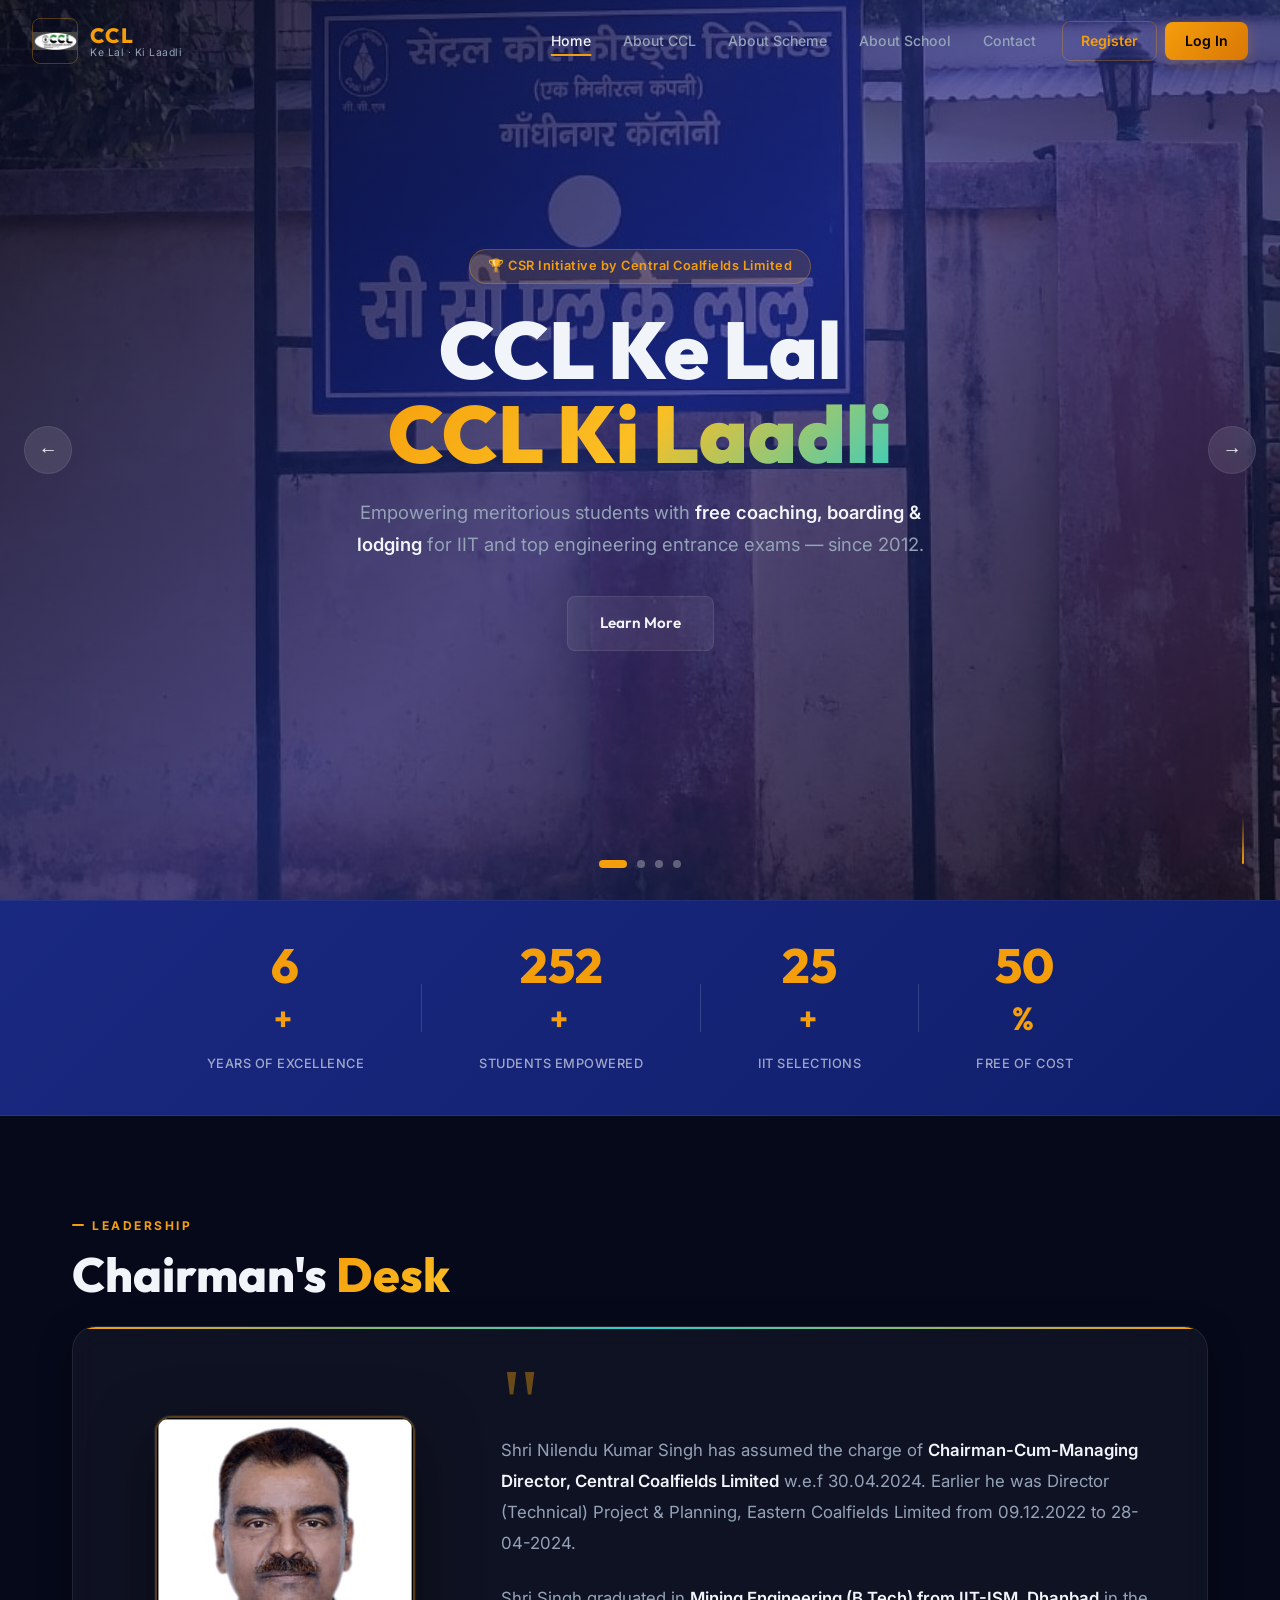
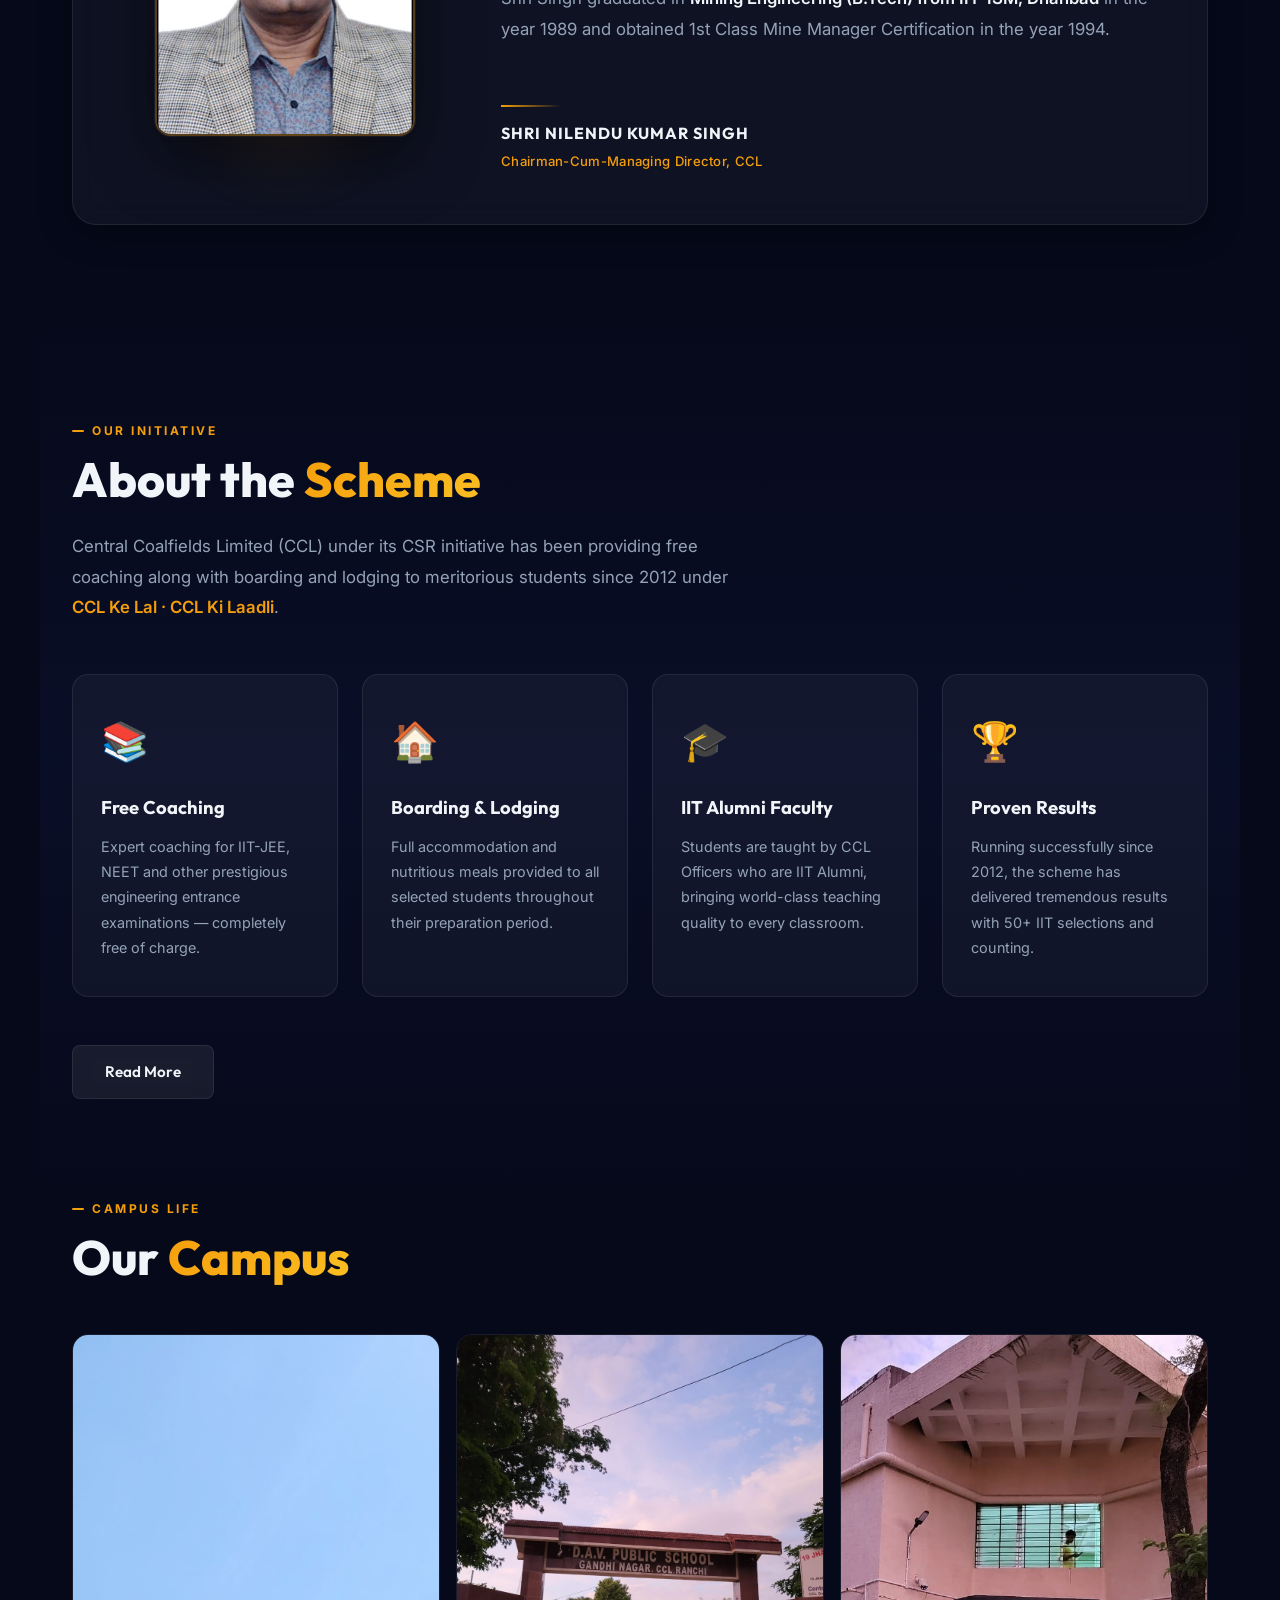
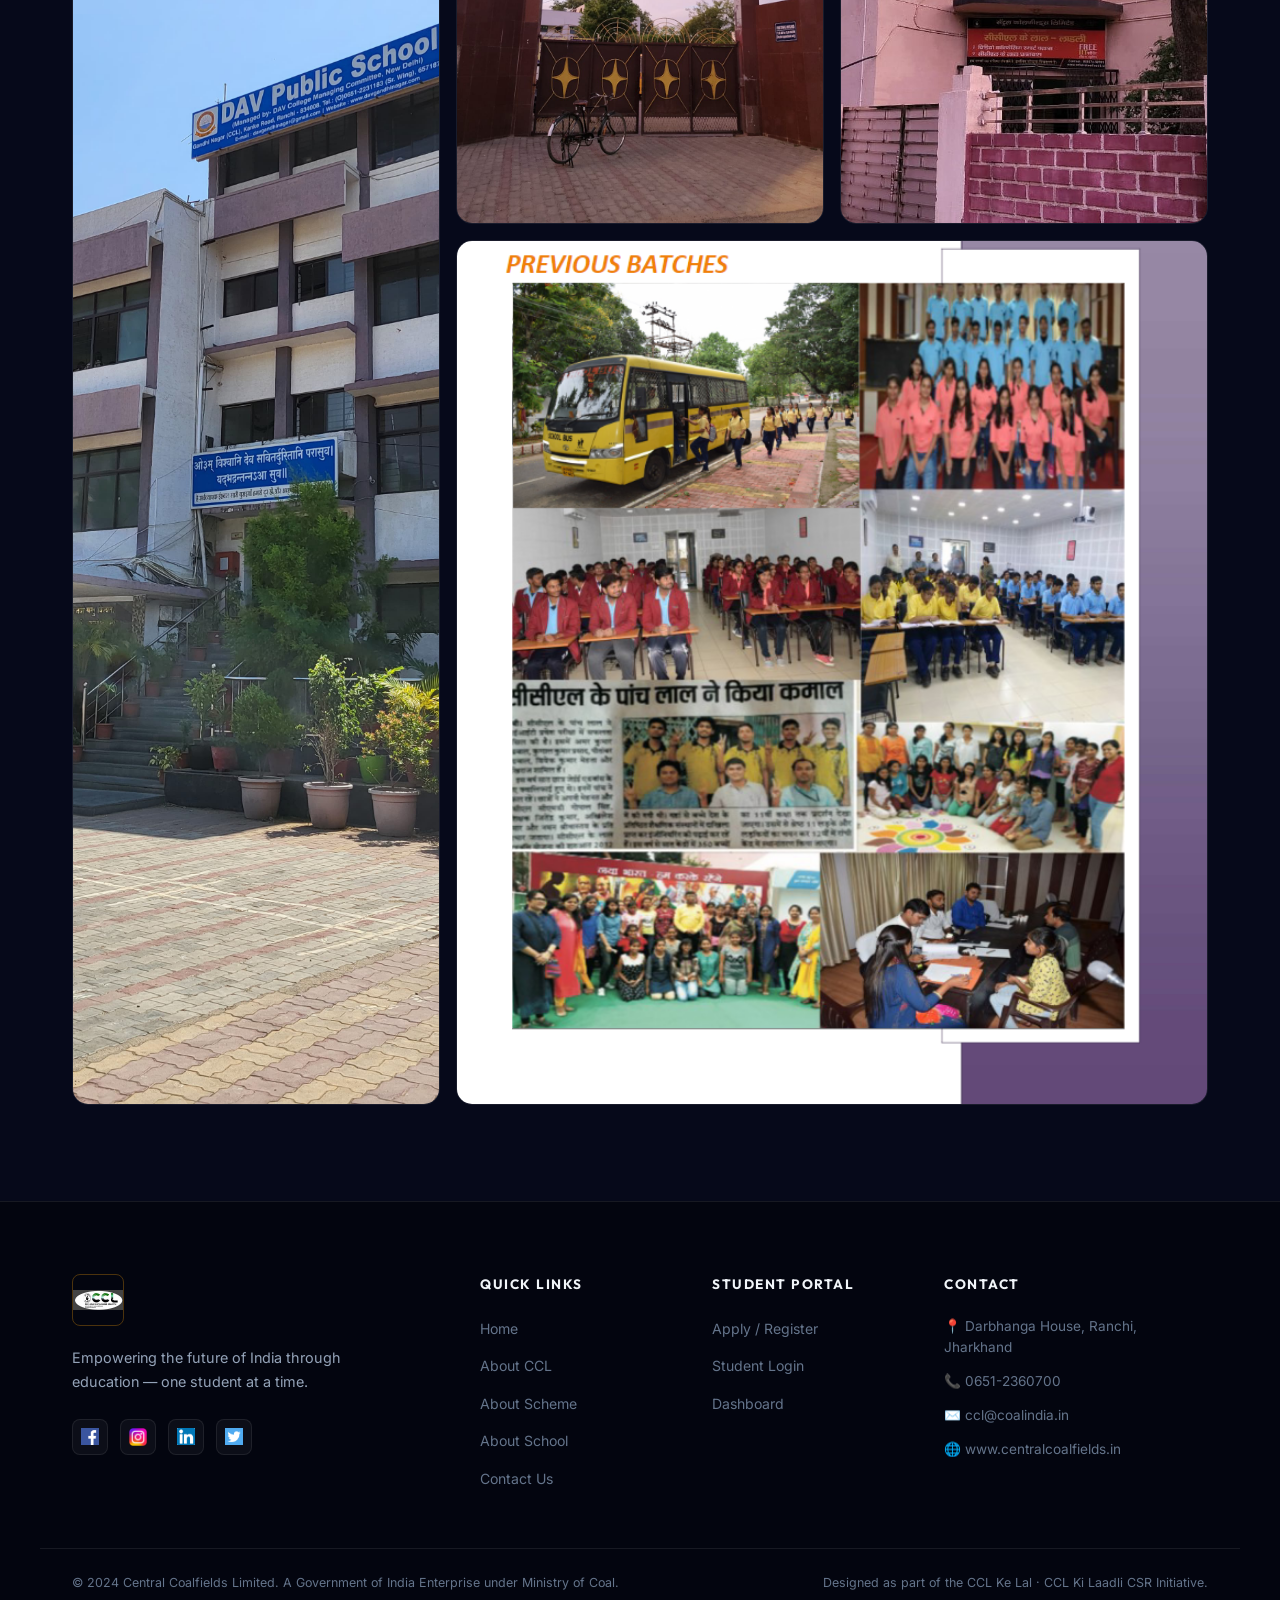
<file: Home/index.html>
<!DOCTYPE html>
<html lang="en">

<head>
    <meta charset="UTF-8">
    <meta name="viewport" content="width=device-width, initial-scale=1.0">
    <title>CCL Ke Lal CCL Ki Laadli | Central Coalfields Limited</title>
    <meta name="description" content="CCL's flagship CSR initiative providing free coaching, boarding and lodging to meritorious students for IIT and engineering entrance examinations since 2012.">
    <link rel="preconnect" href="https://fonts.googleapis.com">
    <link rel="preconnect" href="https://fonts.gstatic.com" crossorigin>
    <link href="https://fonts.googleapis.com/css2?family=Outfit:wght@300;400;500;600;700;800;900&family=Inter:wght@300;400;500;600&display=swap" rel="stylesheet">
    <link rel="stylesheet" href="style.css">
</head>

<body>

    <!-- ========== NAVBAR ========== -->
    <header class="navbar" id="navbar">
        <div class="nav-container">
            <div class="nav-logo">
                <img src="CCL_LOGO2_final.jpg" alt="CCL Logo" class="logo-img">
                <div class="logo-text">
                    <span class="logo-title">CCL</span>
                    <span class="logo-sub">Ke Lal · Ki Laadli</span>
                </div>
            </div>
            <nav class="nav-links" id="navLinks">
                <a href="index.html" class="nav-link active" id="nav-home">Home</a>
                <a href="aboutccl.html" class="nav-link" id="nav-aboutccl">About CCL</a>
                <a href="aboutscheme.html" class="nav-link" id="nav-scheme">About Scheme</a>
                <a href="aboutschool.html" class="nav-link" id="nav-school">About School</a>
                <a href="contact.html" class="nav-link" id="nav-contact">Contact</a>
                <a href="form1.php" class="nav-btn-outline" id="nav-register">Register</a>
                <a href="form2.php" class="nav-btn-filled" id="nav-login">Log In</a>
            </nav>
            <button class="hamburger" id="hamburger" aria-label="Toggle menu">
                <span></span><span></span><span></span>
            </button>
        </div>
    </header>

    <!-- ========== HERO SECTION ========== -->
    <section class="hero" id="hero">
        <div class="hero-carousel" id="heroCarousel">
            <div class="hero-slide active" style="background-image: url('hosgate.jpg')"></div>
            <div class="hero-slide" style="background-image: url('b_hos.jpeg')"></div>
            <div class="hero-slide" style="background-image: url('schoolgate.jpg')"></div>
            <div class="hero-slide" style="background-image: url('school.jpg')"></div>
        </div>
        <div class="hero-overlay"></div>
        <div class="hero-content">
            <div class="hero-badge">🏆 CSR Initiative by Central Coalfields Limited</div>
            <h1 class="hero-title">
                <span class="hero-title-line1">CCL Ke Lal</span>
                <span class="hero-title-line2">CCL Ki Laadli</span>
            </h1>
            <p class="hero-subtitle">Empowering meritorious students with <strong>free coaching, boarding & lodging</strong> for IIT and top engineering entrance exams — since 2012.</p>
            <div class="hero-actions">
                <a href="aboutscheme.html" class="btn-ghost" id="hero-learn-btn">Learn More</a>
            </div>
        </div>
        <!-- Carousel Dots -->
        <div class="carousel-dots" id="carouselDots">
            <button class="dot active" data-index="0" aria-label="Slide 1"></button>
            <button class="dot" data-index="1" aria-label="Slide 2"></button>
            <button class="dot" data-index="2" aria-label="Slide 3"></button>
            <button class="dot" data-index="3" aria-label="Slide 4"></button>
        </div>
        <!-- Carousel Arrows -->
        <button class="carousel-arrow left" id="carouselPrev" aria-label="Previous slide">&#8592;</button>
        <button class="carousel-arrow right" id="carouselNext" aria-label="Next slide">&#8594;</button>
        <!-- Scroll indicator -->
        <div class="scroll-indicator">
            <div class="scroll-line"></div>
        </div>
    </section>

    <!-- ========== STATS BAR ========== -->
    <section class="stats-bar" id="statsBar">
        <div class="stats-container">
            <div class="stat-item">
                <span class="stat-number" data-target="12">0</span>
                <span class="stat-suffix">+</span>
                <span class="stat-label">Years of Excellence</span>
            </div>
            <div class="stat-divider"></div>
            <div class="stat-item">
                <span class="stat-number" data-target="500">0</span>
                <span class="stat-suffix">+</span>
                <span class="stat-label">Students Empowered</span>
            </div>
            <div class="stat-divider"></div>
            <div class="stat-item">
                <span class="stat-number" data-target="50">0</span>
                <span class="stat-suffix">+</span>
                <span class="stat-label">IIT Selections</span>
            </div>
            <div class="stat-divider"></div>
            <div class="stat-item">
                <span class="stat-number" data-target="100">0</span>
                <span class="stat-suffix">%</span>
                <span class="stat-label">Free of Cost</span>
            </div>
        </div>
    </section>

    <main>

        <!-- ========== CHAIRMAN'S DESK ========== -->
        <section class="section chairman-section reveal" id="chairmanSection">
            <div class="section-label">Leadership</div>
            <h2 class="section-title">Chairman's <span class="accent">Desk</span></h2>
            <div class="chairman-card">
                <div class="chairman-image-wrap">
                    <img src="cmd ccl.jpg" alt="Shri Nilendu Kumar Singh, CMD CCL" class="chairman-img">
                    <div class="chairman-glow"></div>
                </div>
                <div class="chairman-content">
                    <div class="quote-mark">"</div>
                    <p class="chairman-bio">
                        Shri Nilendu Kumar Singh has assumed the charge of <strong>Chairman-Cum-Managing Director, Central Coalfields Limited</strong> w.e.f 30.04.2024. Earlier he was Director (Technical) Project &amp; Planning, Eastern Coalfields Limited from 09.12.2022 to 28-04-2024.
                    </p>
                    <p class="chairman-bio mt">
                        Shri Singh graduated in <strong>Mining Engineering (B.Tech) from IIT-ISM, Dhanbad</strong> in the year 1989 and obtained 1st Class Mine Manager Certification in the year 1994.
                    </p>
                    <div class="chairman-signature">
                        <div class="sig-line"></div>
                        <div class="sig-name">SHRI NILENDU KUMAR SINGH</div>
                        <div class="sig-title">Chairman-Cum-Managing Director, CCL</div>
                    </div>
                </div>
            </div>
        </section>

        <!-- ========== ABOUT SCHEME ========== -->
        <section class="section scheme-section reveal" id="schemeSection">
            <div class="section-label">Our Initiative</div>
            <h2 class="section-title">About the <span class="accent">Scheme</span></h2>
            <p class="section-desc">Central Coalfields Limited (CCL) under its CSR initiative has been providing free coaching along with boarding and lodging to meritorious students since 2012 under <strong>CCL Ke Lal · CCL Ki Laadli</strong>.</p>

            <div class="scheme-cards">
                <div class="scheme-card reveal-card">
                    <div class="card-icon">📚</div>
                    <h3>Free Coaching</h3>
                    <p>Expert coaching for IIT-JEE, NEET and other prestigious engineering entrance examinations — completely free of charge.</p>
                </div>
                <div class="scheme-card reveal-card">
                    <div class="card-icon">🏠</div>
                    <h3>Boarding &amp; Lodging</h3>
                    <p>Full accommodation and nutritious meals provided to all selected students throughout their preparation period.</p>
                </div>
                <div class="scheme-card reveal-card">
                    <div class="card-icon">🎓</div>
                    <h3>IIT Alumni Faculty</h3>
                    <p>Students are taught by CCL Officers who are IIT Alumni, bringing world-class teaching quality to every classroom.</p>
                </div>
                <div class="scheme-card reveal-card">
                    <div class="card-icon">🏆</div>
                    <h3>Proven Results</h3>
                    <p>Running successfully since 2012, the scheme has delivered tremendous results with 50+ IIT selections and counting.</p>
                </div>
            </div>

            <div class="scheme-cta">
                <a href="aboutscheme.html" class="btn-ghost" id="scheme-more-btn">Read More</a>
            </div>
        </section>

        <!-- ========== GALLERY STRIP ========== -->
        <section class="gallery-section reveal" id="gallerySection">
            <div class="section-label">Campus Life</div>
            <h2 class="section-title">Our <span class="accent">Campus</span></h2>
            <div class="gallery-grid">
                <div class="gallery-item tall">
                    <img src="school2.jpg" alt="School Building" loading="lazy">
                    <div class="gallery-overlay"><span>School Building</span></div>
                </div>
                <div class="gallery-item">
                    <img src="schoolgate2.jpg" alt="School Gate" loading="lazy">
                    <div class="gallery-overlay"><span>School Gate</span></div>
                </div>
                <div class="gallery-item">
                    <img src="b_hos.jpeg" alt="Hostel" loading="lazy">
                    <div class="gallery-overlay"><span>Boys Hostel</span></div>
                </div>
                <div class="gallery-item wide">
                    <img src="pr.batch.png" alt="Previous Batch" loading="lazy">
                    <div class="gallery-overlay"><span>Previous Batch</span></div>
                </div>
            </div>
        </section>

    </main>

    <!-- ========== FOOTER ========== -->
    <footer class="footer" id="footer">
        <div class="footer-container">
            <div class="footer-brand">
                <img src="CCL_LOGO2_final.jpg" alt="CCL Logo" class="footer-logo">
                <p class="footer-tagline">Empowering the future of India through education — one student at a time.</p>
                <div class="footer-socials">
                    <a href="#" class="social-icon" id="footer-fb" aria-label="Facebook">
                        <img src="facebook.png" alt="Facebook">
                    </a>
                    <a href="#" class="social-icon" id="footer-ig" aria-label="Instagram">
                        <img src="instagram.png" alt="Instagram">
                    </a>
                    <a href="#" class="social-icon" id="footer-li" aria-label="LinkedIn">
                        <img src="linkedin.png" alt="LinkedIn">
                    </a>
                    <a href="#" class="social-icon" id="footer-tw" aria-label="Twitter">
                        <img src="twitter.png" alt="Twitter">
                    </a>
                </div>
            </div>

            <div class="footer-col">
                <h4>Quick Links</h4>
                <ul>
                    <li><a href="index.html">Home</a></li>
                    <li><a href="aboutccl.html">About CCL</a></li>
                    <li><a href="aboutscheme.html">About Scheme</a></li>
                    <li><a href="aboutschool.html">About School</a></li>
                    <li><a href="contact.html">Contact Us</a></li>
                </ul>
            </div>

            <div class="footer-col">
                <h4>Student Portal</h4>
                <ul>
                    <li><a href="form1.php">Apply / Register</a></li>
                    <li><a href="form2.php">Student Login</a></li>
                    <li><a href="register.php">Dashboard</a></li>
                </ul>
            </div>

            <div class="footer-col">
                <h4>Contact</h4>
                <ul class="footer-contact">
                    <li>📍 Darbhanga House, Ranchi, Jharkhand</li>
                    <li>📞 0651-2360700</li>
                    <li>✉️ ccl@coalindia.in</li>
                    <li>🌐 www.centralcoalfields.in</li>
                </ul>
            </div>
        </div>

        <div class="footer-bottom">
            <p>© 2024 Central Coalfields Limited. A Government of India Enterprise under Ministry of Coal.</p>
            <p>Designed as part of the CCL Ke Lal · CCL Ki Laadli CSR Initiative.</p>
        </div>
    </footer>

    <!-- Back to top button -->
    <button class="back-to-top" id="backToTop" aria-label="Back to top">↑</button>

    <script>
        // ======= NAVBAR SCROLL EFFECT =======
        const navbar = document.getElementById('navbar');
        window.addEventListener('scroll', () => {
            if (window.scrollY > 50) {
                navbar.classList.add('scrolled');
            } else {
                navbar.classList.remove('scrolled');
            }
            // Back to top
            document.getElementById('backToTop').classList.toggle('visible', window.scrollY > 400);
        });

        // ======= HAMBURGER MENU =======
        const hamburger = document.getElementById('hamburger');
        const navLinks = document.getElementById('navLinks');
        hamburger.addEventListener('click', () => {
            hamburger.classList.toggle('open');
            navLinks.classList.toggle('open');
        });

        // ======= HERO CAROUSEL =======
        const slides = document.querySelectorAll('.hero-slide');
        const dots = document.querySelectorAll('.dot');
        let currentSlide = 0;
        let autoPlay;

        function goToSlide(index) {
            slides[currentSlide].classList.remove('active');
            dots[currentSlide].classList.remove('active');
            currentSlide = (index + slides.length) % slides.length;
            slides[currentSlide].classList.add('active');
            dots[currentSlide].classList.add('active');
        }

        function startAutoPlay() {
            autoPlay = setInterval(() => goToSlide(currentSlide + 1), 4500);
        }

        function resetAutoPlay() {
            clearInterval(autoPlay);
            startAutoPlay();
        }

        document.getElementById('carouselNext').addEventListener('click', () => { goToSlide(currentSlide + 1); resetAutoPlay(); });
        document.getElementById('carouselPrev').addEventListener('click', () => { goToSlide(currentSlide - 1); resetAutoPlay(); });
        dots.forEach(dot => {
            dot.addEventListener('click', () => { goToSlide(parseInt(dot.dataset.index)); resetAutoPlay(); });
        });

        startAutoPlay();

        // Pause on hover
        document.getElementById('heroCarousel').addEventListener('mouseenter', () => clearInterval(autoPlay));
        document.getElementById('heroCarousel').addEventListener('mouseleave', startAutoPlay);

        // ======= STATS COUNTER ANIMATION =======
        function animateCounters() {
            const counters = document.querySelectorAll('.stat-number');
            counters.forEach(counter => {
                const target = parseInt(counter.dataset.target);
                const duration = 2000;
                const step = target / (duration / 16);
                let current = 0;
                const timer = setInterval(() => {
                    current += step;
                    if (current >= target) {
                        current = target;
                        clearInterval(timer);
                    }
                    counter.textContent = Math.floor(current);
                }, 16);
            });
        }

        // ======= SCROLL REVEAL =======
        const revealObserver = new IntersectionObserver((entries) => {
            entries.forEach(entry => {
                if (entry.isIntersecting) {
                    entry.target.classList.add('revealed');
                    revealObserver.unobserve(entry.target);
                }
            });
        }, { threshold: 0.15 });

        document.querySelectorAll('.reveal, .reveal-card').forEach(el => revealObserver.observe(el));

        // Counter trigger
        const statsObserver = new IntersectionObserver((entries) => {
            entries.forEach(entry => {
                if (entry.isIntersecting) {
                    animateCounters();
                    statsObserver.unobserve(entry.target);
                }
            });
        }, { threshold: 0.5 });

        statsObserver.observe(document.getElementById('statsBar'));

        // ======= BACK TO TOP =======
        document.getElementById('backToTop').addEventListener('click', () => {
            window.scrollTo({ top: 0, behavior: 'smooth' });
        });
    </script>
</body>

</html>
</file>
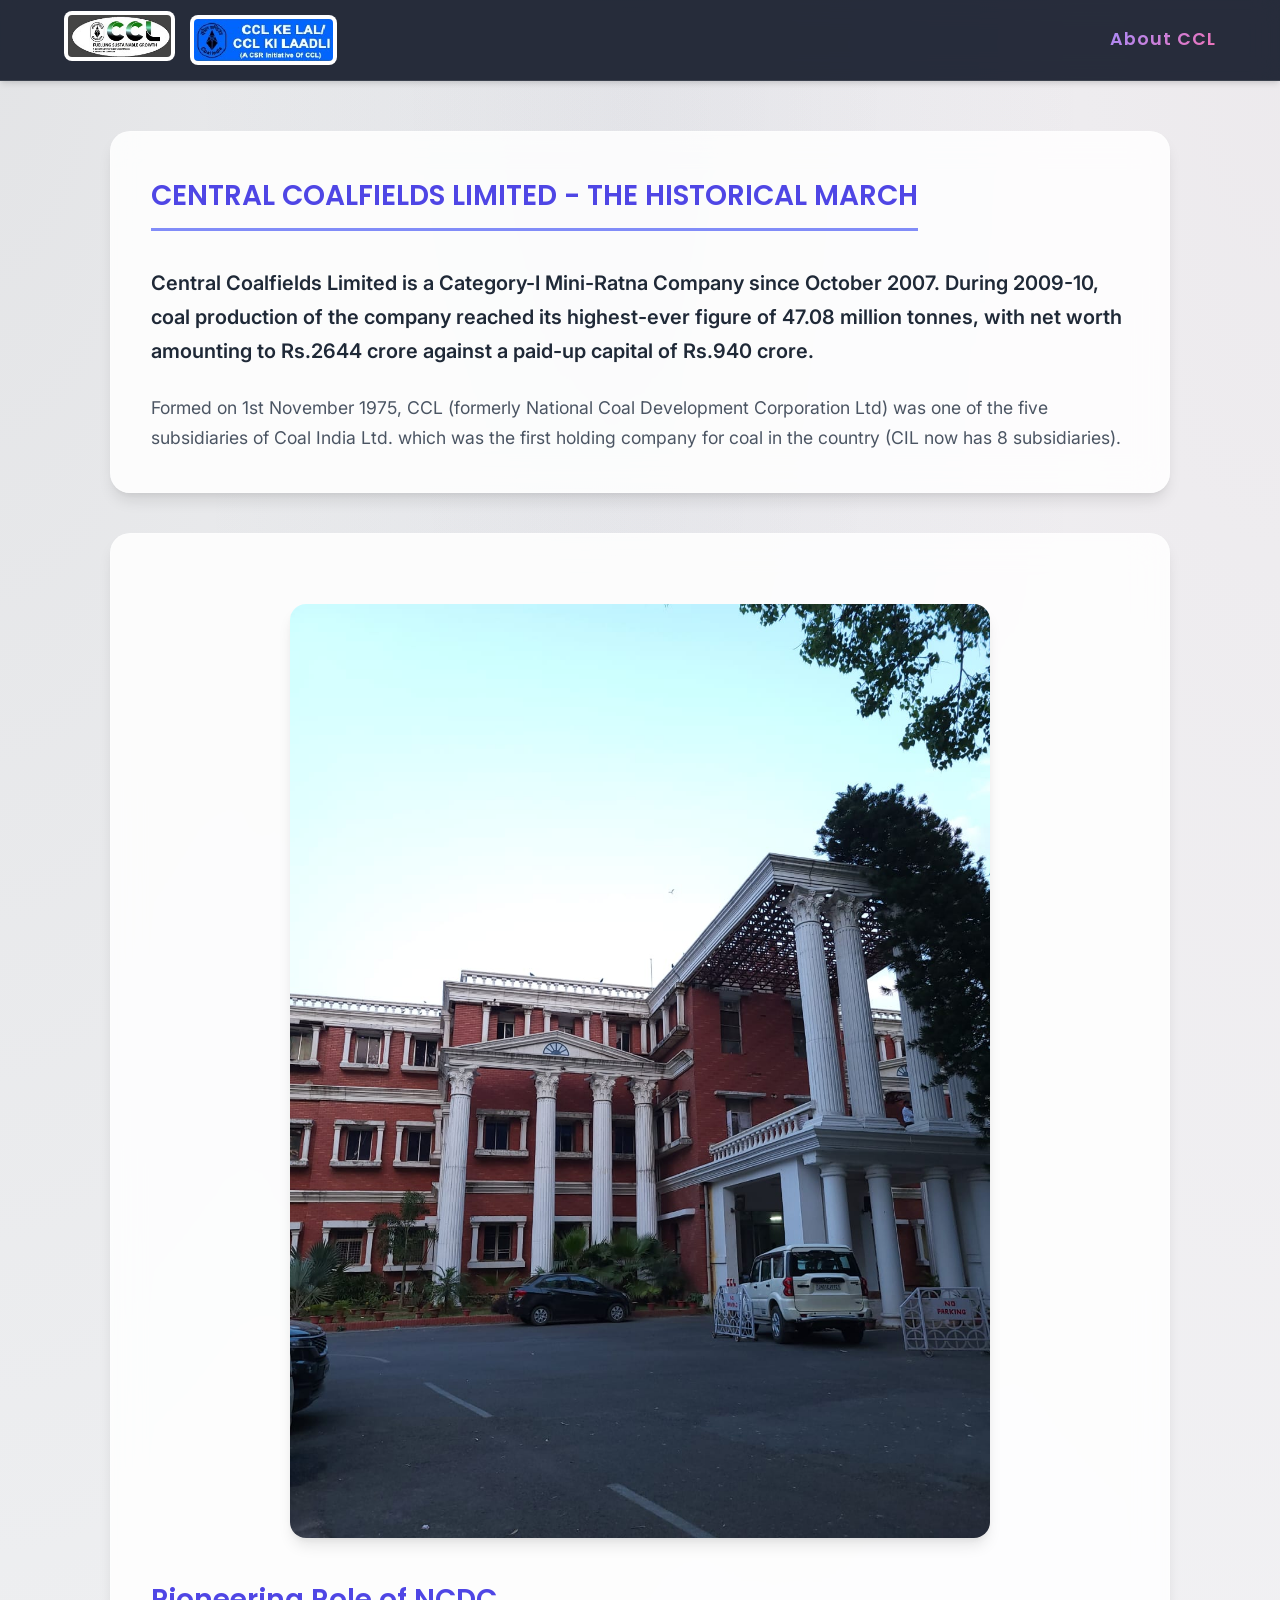
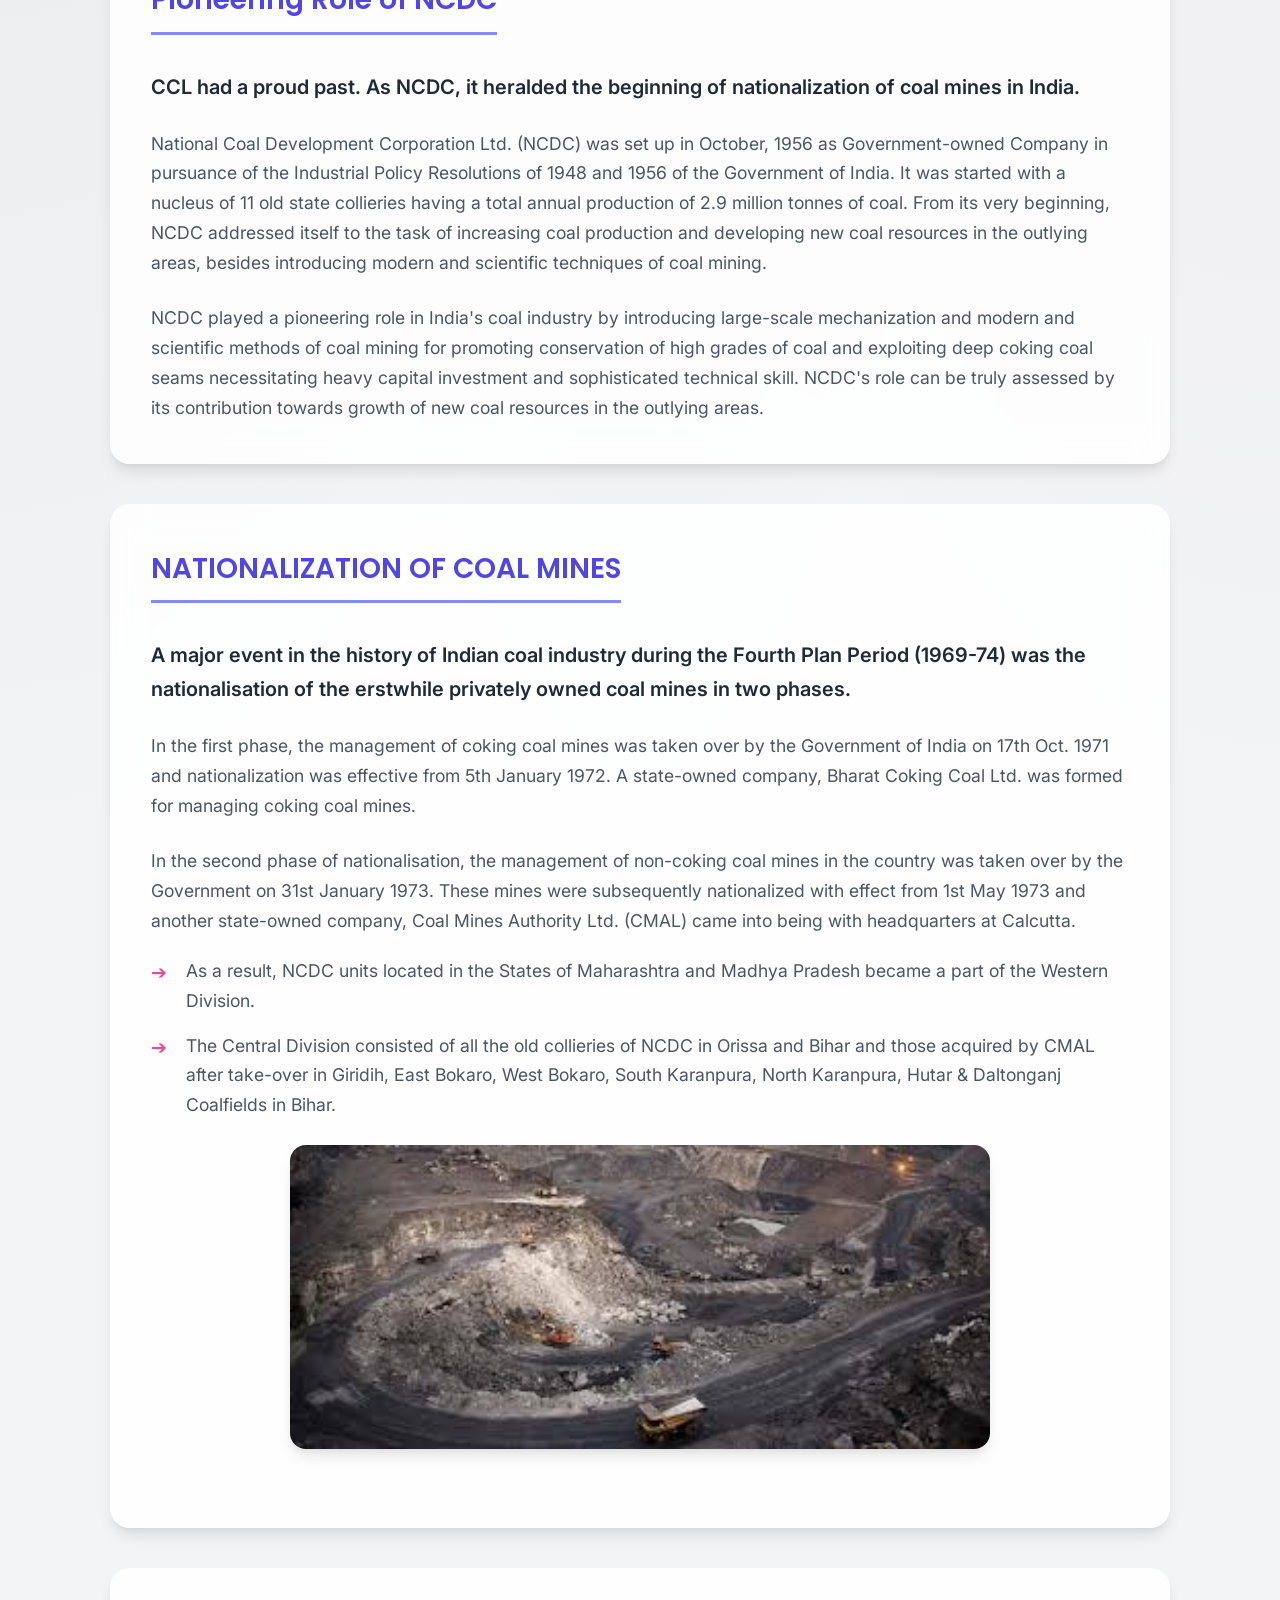
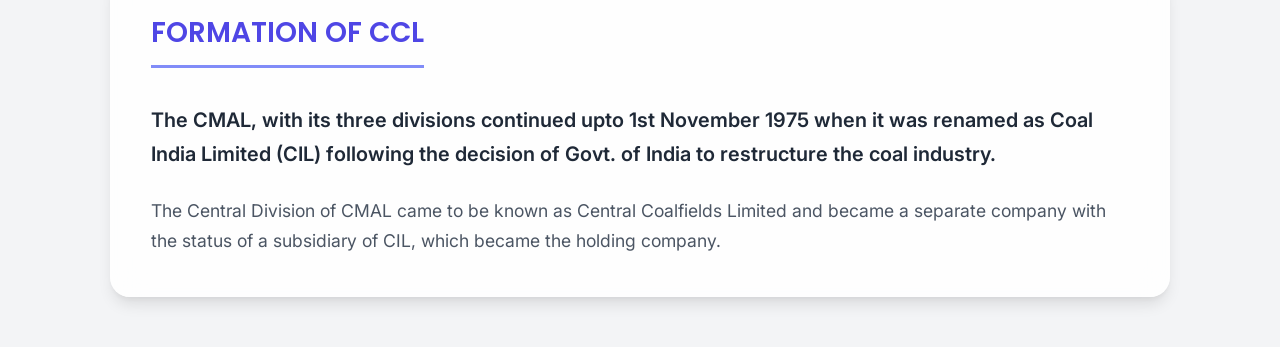
<file: Home/aboutccl.html>
<!DOCTYPE html>
<html lang="en">

<head>
    <meta charset="UTF-8">
    <meta name="viewport" content="width=device-width, initial-scale=1.0">
    <title>About CCL</title>
    <!-- Use the new global theme instead of the old aboutccl.css -->
    <link rel="stylesheet" href="global-theme.css">
</head>

<body>
    <header>
        <nav>
            <div class="left">
                <a href="index.html"><img src="CCL_LOGO2_final.jpg" alt="CCL Logo"></a>
                <img src="ccl-ke-lal-ccl-ki-laadli.jpg" alt="CCL Ke Lal Logo">
            </div>
            <div class="right">
                <p>About CCL</p>
            </div>
        </nav>
    </header>

    <main>
        <section class="card">
            <h3>CENTRAL COALFIELDS LIMITED - THE HISTORICAL MARCH</h3>
            <h4>Central Coalfields Limited is a Category-I Mini-Ratna Company since October 2007. During 2009-10, coal production of the company reached its highest-ever figure of 47.08 million tonnes, with net worth amounting to Rs.2644 crore against a paid-up capital of Rs.940 crore.</h4>
            <p class="mt-4">
                Formed on 1st November 1975, CCL (formerly National Coal Development Corporation Ltd) was one of the five subsidiaries of Coal India Ltd. which was the first holding company for coal in the country (CIL now has 8 subsidiaries).
            </p>
        </section>

        <section class="card">
            <div class="img-container">
                <img src="ac3.jpeg" class="feature-img" alt="Historical Image 1">
            </div>
            <h3>Pioneering Role of NCDC</h3>
            <h4>CCL had a proud past. As NCDC, it heralded the beginning of nationalization of coal mines in India.</h4>
            <p class="mt-4">
                National Coal Development Corporation Ltd. (NCDC) was set up in October, 1956 as Government-owned Company in pursuance of the Industrial Policy Resolutions of 1948 and 1956 of the Government of India. It was started with a nucleus of 11 old state collieries having a total annual production of 2.9 million tonnes of coal. From its very beginning, NCDC addressed itself to the task of increasing coal production and developing new coal resources in the outlying areas, besides introducing modern and scientific techniques of coal mining.
            </p>
            <p class="mt-4">
                NCDC played a pioneering role in India's coal industry by introducing large-scale mechanization and modern and scientific methods of coal mining for promoting conservation of high grades of coal and exploiting deep coking coal seams necessitating heavy capital investment and sophisticated technical skill. NCDC's role can be truly assessed by its contribution towards growth of new coal resources in the outlying areas.
            </p>
        </section>

        <section class="card">
            <h3>NATIONALIZATION OF COAL MINES</h3>
            <h4>A major event in the history of Indian coal industry during the Fourth Plan Period (1969-74) was the nationalisation of the erstwhile privately owned coal mines in two phases.</h4>
            <p class="mt-4">
                In the first phase, the management of coking coal mines was taken over by the Government of India on 17th Oct. 1971 and nationalization was effective from 5th January 1972. A state-owned company, Bharat Coking Coal Ltd. was formed for managing coking coal mines.
            </p>
            <p class="mt-4">
                In the second phase of nationalisation, the management of non-coking coal mines in the country was taken over by the Government on 31st January 1973. These mines were subsequently nationalized with effect from 1st May 1973 and another state-owned company, Coal Mines Authority Ltd. (CMAL) came into being with headquarters at Calcutta.
            </p>
            
            <ul class="styled-list">
                <li>As a result, NCDC units located in the States of Maharashtra and Madhya Pradesh became a part of the Western Division.</li>
                <li>The Central Division consisted of all the old collieries of NCDC in Orissa and Bihar and those acquired by CMAL after take-over in Giridih, East Bokaro, West Bokaro, South Karanpura, North Karanpura, Hutar & Daltonganj Coalfields in Bihar.</li>
            </ul>

            <div class="img-container mt-4">
                <img src="ac1.jpeg" class="feature-img" alt="Historical Image 2">
            </div>
        </section>

        <section class="card">
            <h3>FORMATION OF CCL</h3>
            <h4>The CMAL, with its three divisions continued upto 1st November 1975 when it was renamed as Coal India Limited (CIL) following the decision of Govt. of India to restructure the coal industry.</h4>
            <p class="mt-4">
                The Central Division of CMAL came to be known as Central Coalfields Limited and became a separate company with the status of a subsidiary of CIL, which became the holding company.
            </p>
        </section>
    </main>
</body>
</html>
</file>
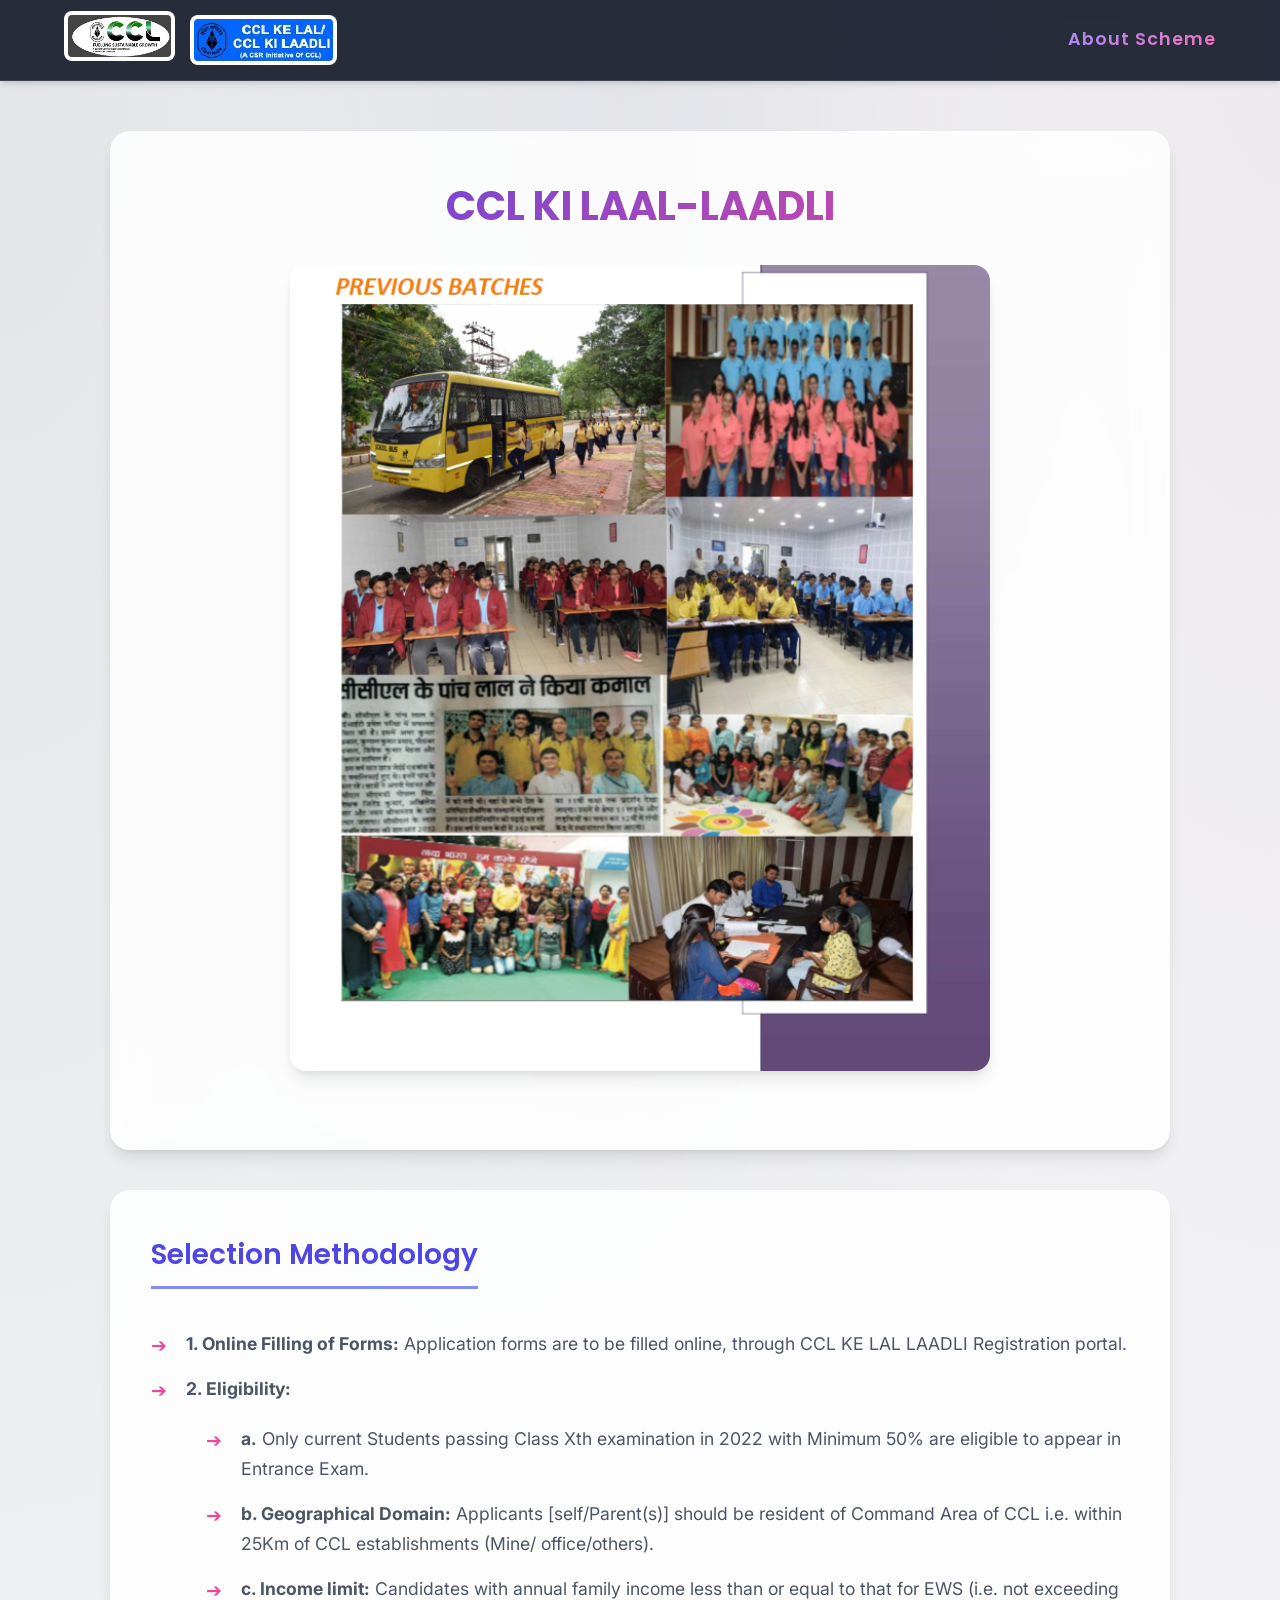
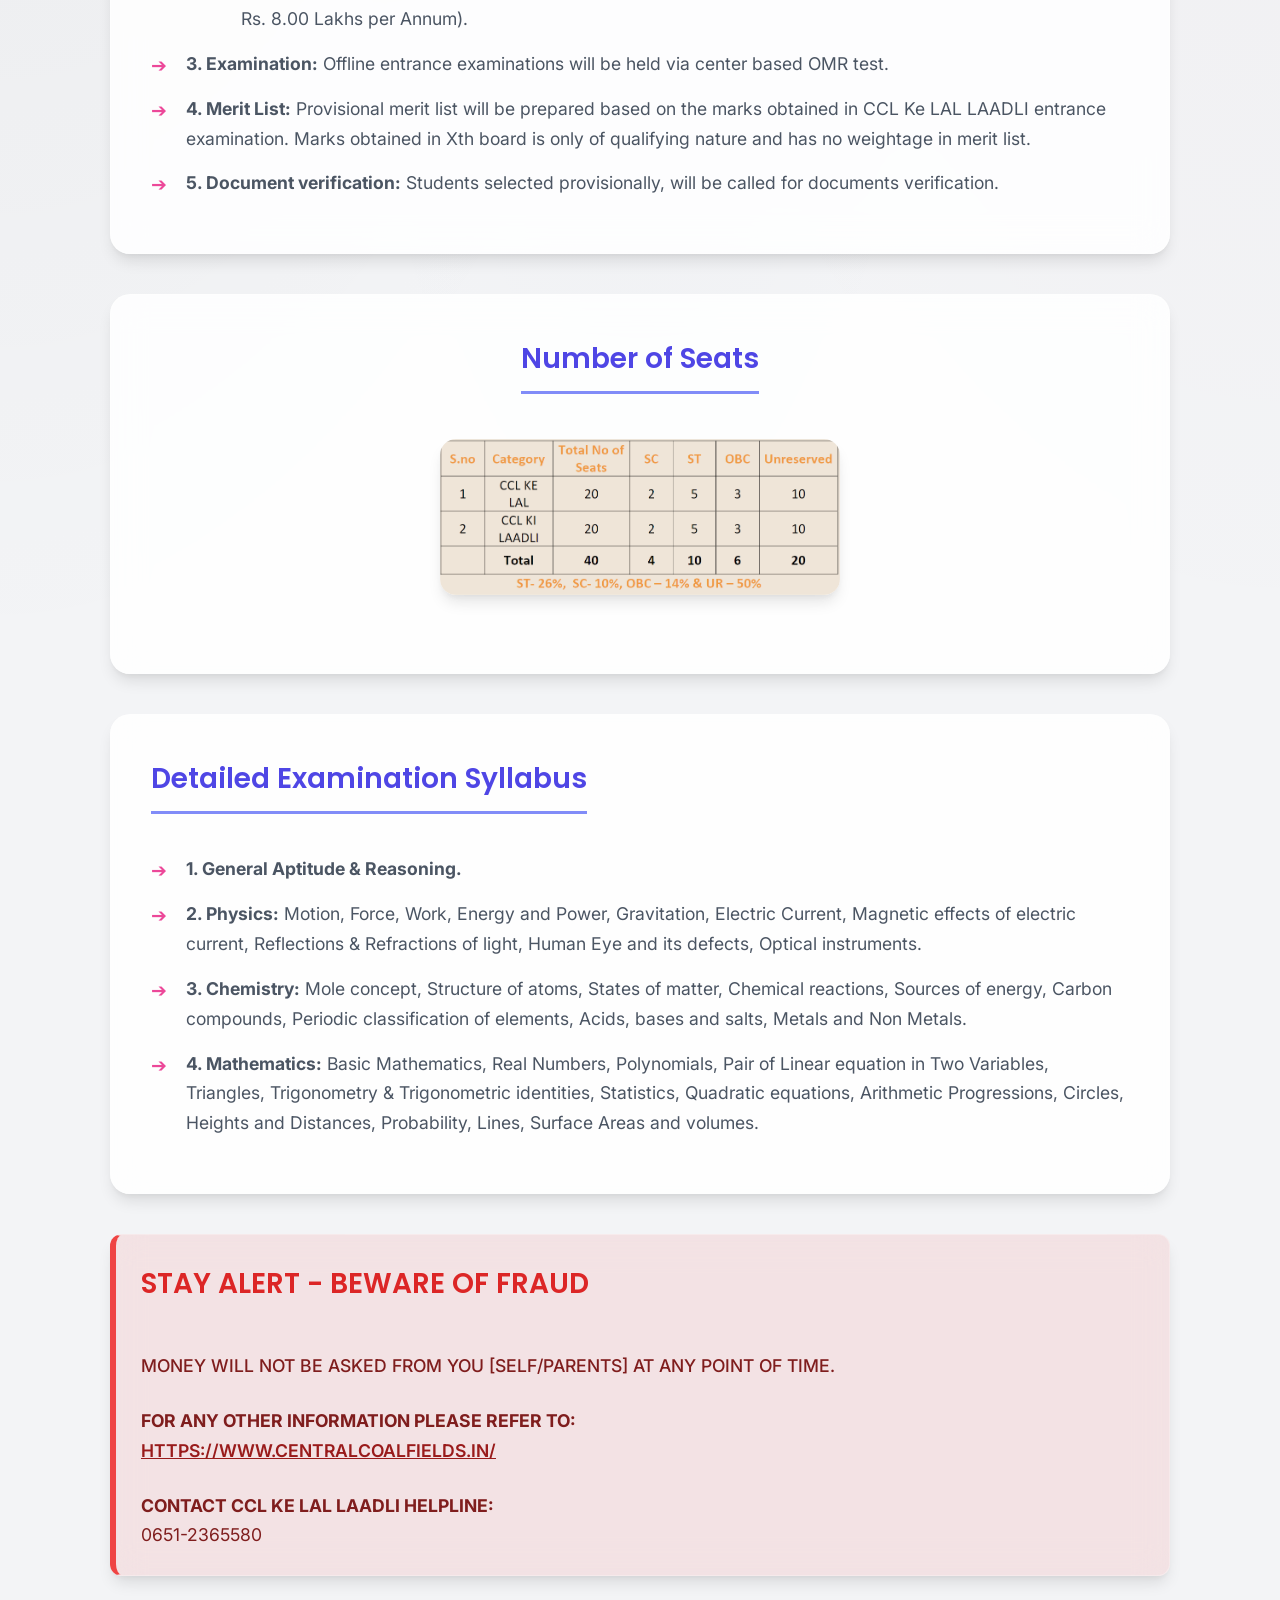
<file: Home/aboutscheme.html>
<!DOCTYPE html>
<html lang="en">

<head>
    <meta charset="UTF-8">
    <meta name="viewport" content="width=device-width, initial-scale=1.0">
    <title>About Scheme</title>
    <!-- Use the new global theme instead of the old ABOUTSCHEME.CSS -->
    <link rel="stylesheet" href="global-theme.css">
</head>

<body>
    <header>
        <nav>
            <div class="left">
                <a href="index.html"><img src="CCL_LOGO2_final.jpg" alt="CCL Logo"></a>
                <img src="ccl-ke-lal-ccl-ki-laadli.jpg" alt="CCL Ke Lal Logo">
            </div>
            <div class="right">
                <p>About Scheme</p>
            </div>
        </nav>
    </header>

    <main>
        <section class="card text-center">
            <h1>CCL KI LAAL-LAADLI</h1>
            <div class="img-container mt-4">
                <img src="pr.batch.png" class="feature-img" alt="CCL Ki Laal-Laadli Batch">
            </div>
        </section>

        <section class="card">
            <h3>Selection Methodology</h3>
            
            <ul class="styled-list mt-4">
                <li><strong>1. Online Filling of Forms:</strong> Application forms are to be filled online, through CCL KE LAL LAADLI Registration portal.</li>
                <li><strong>2. Eligibility:</strong>
                    <ul class="styled-list" style="margin-left: 20px;">
                        <li><strong>a.</strong> Only current Students passing Class Xth examination in 2022 with Minimum 50% are eligible to appear in Entrance Exam.</li>
                        <li><strong>b. Geographical Domain:</strong> Applicants [self/Parent(s)] should be resident of Command Area of CCL i.e. within 25Km of CCL establishments (Mine/ office/others).</li>
                        <li><strong>c. Income limit:</strong> Candidates with annual family income less than or equal to that for EWS (i.e. not exceeding Rs. 8.00 Lakhs per Annum).</li>
                    </ul>
                </li>
                <li><strong>3. Examination:</strong> Offline entrance examinations will be held via center based OMR test.</li>
                <li><strong>4. Merit List:</strong> Provisional merit list will be prepared based on the marks obtained in CCL Ke LAL LAADLI entrance examination. Marks obtained in Xth board is only of qualifying nature and has no weightage in merit list.</li>
                <li><strong>5. Document verification:</strong> Students selected provisionally, will be called for documents verification.</li>
            </ul>
        </section>

        <section class="card text-center">
            <h3>Number of Seats</h3>
            <div class="img-container mt-4">
                <img src="CATEGORY.png" class="feature-img" style="max-width: 400px;" alt="Category Seats Distribution">
            </div>
        </section>

        <section class="card">
            <h3>Detailed Examination Syllabus</h3>
            <ul class="styled-list mt-4">
                <li><strong>1. General Aptitude & Reasoning.</strong></li>
                <li><strong>2. Physics:</strong> Motion, Force, Work, Energy and Power, Gravitation, Electric Current, Magnetic effects of electric current, Reflections & Refractions of light, Human Eye and its defects, Optical instruments.</li>
                <li><strong>3. Chemistry:</strong> Mole concept, Structure of atoms, States of matter, Chemical reactions, Sources of energy, Carbon compounds, Periodic classification of elements, Acids, bases and salts, Metals and Non Metals.</li>
                <li><strong>4. Mathematics:</strong> Basic Mathematics, Real Numbers, Polynomials, Pair of Linear equation in Two Variables, Triangles, Trigonometry & Trigonometric identities, Statistics, Quadratic equations, Arithmetic Progressions, Circles, Heights and Distances, Probability, Lines, Surface Areas and volumes.</li>
            </ul>
        </section>
        
        <section class="card alert-box">
            <h3>STAY ALERT - BEWARE OF FRAUD</h3>
            <p class="mt-4" style="color: #7f1d1d; font-weight: 500;">
                MONEY WILL NOT BE ASKED FROM YOU [SELF/PARENTS] AT ANY POINT OF TIME.
            </p>
            <p class="mt-4" style="color: #7f1d1d;">
                <strong>FOR ANY OTHER INFORMATION PLEASE REFER TO:</strong><br>
                <a href="https://www.centralcoalfields.in/" target="_blank" style="color: #991b1b; text-decoration: underline;">HTTPS://WWW.CENTRALCOALFIELDS.IN/</a>
            </p>
            <p class="mt-4" style="color: #7f1d1d;">
                <strong>CONTACT CCL KE LAL LAADLI HELPLINE:</strong><br>
                0651-2365580
            </p>
        </section>
    </main>
</body>
</html>
</file>
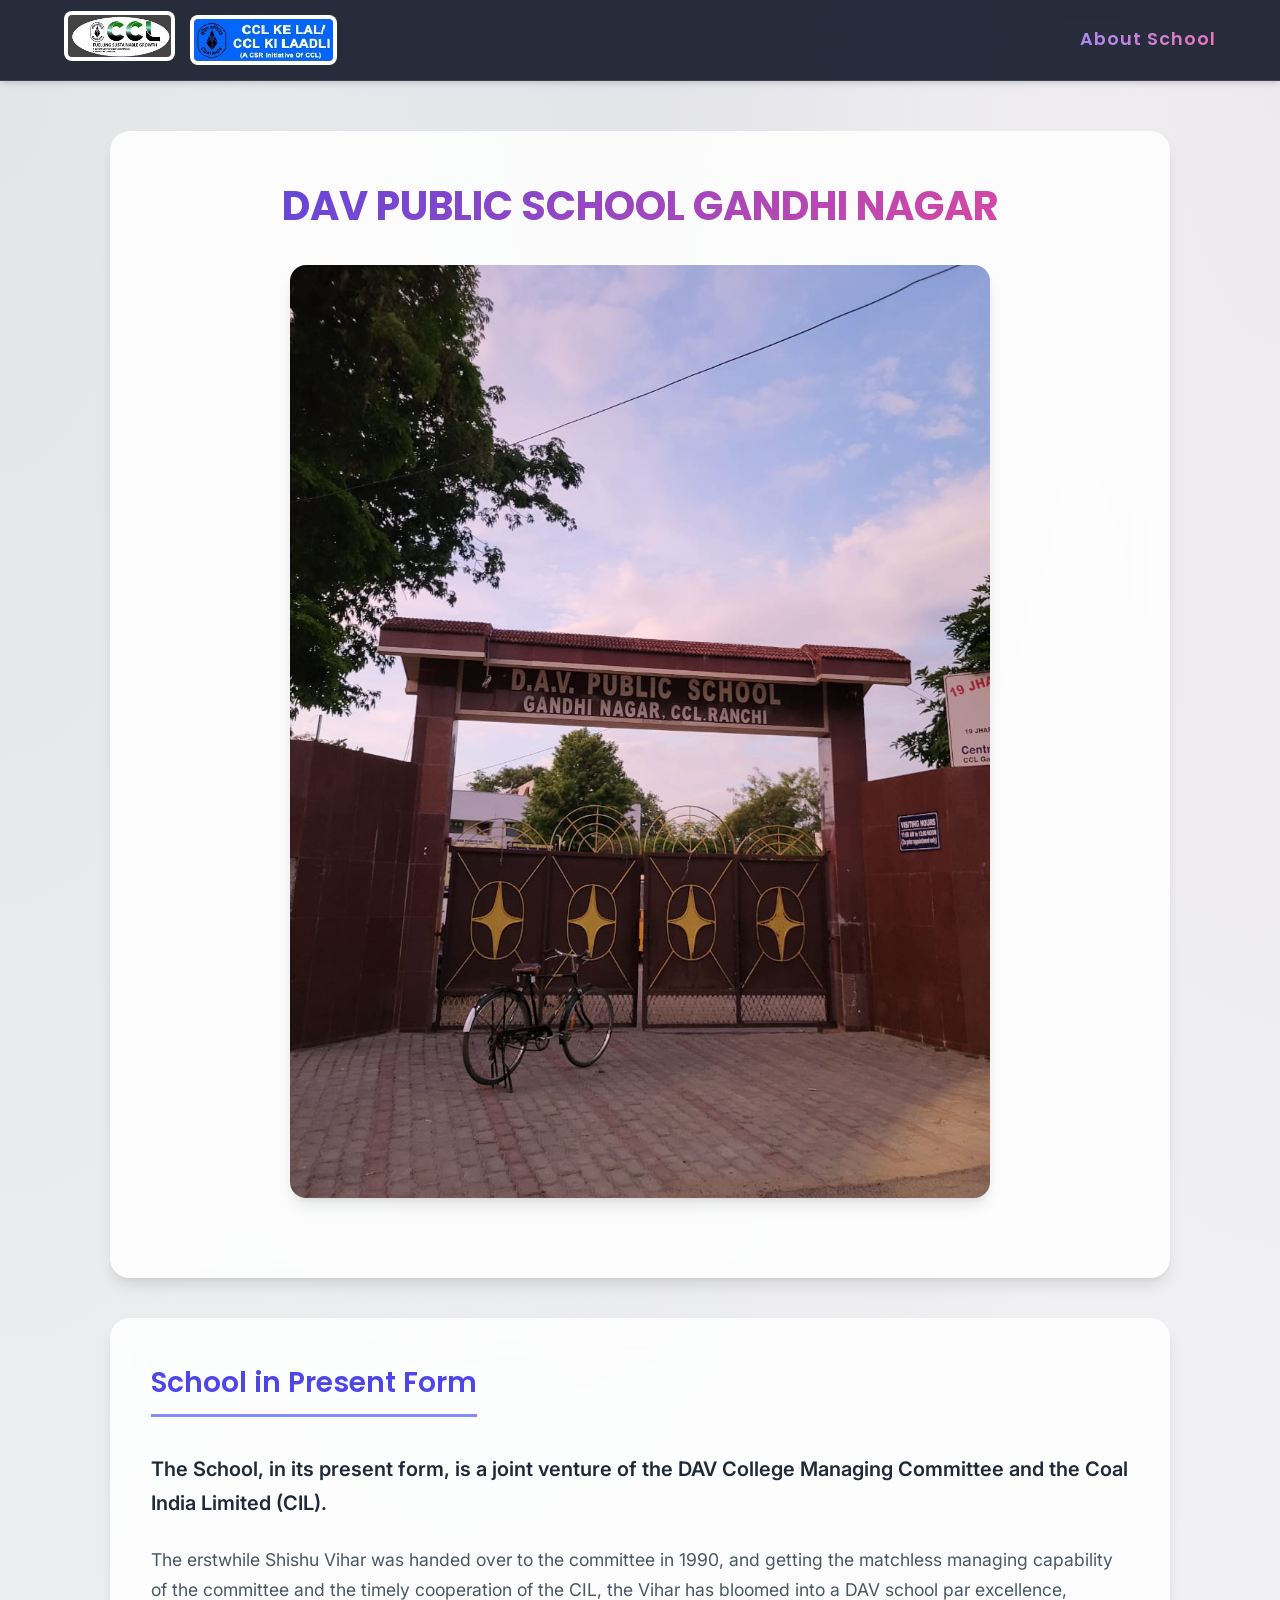
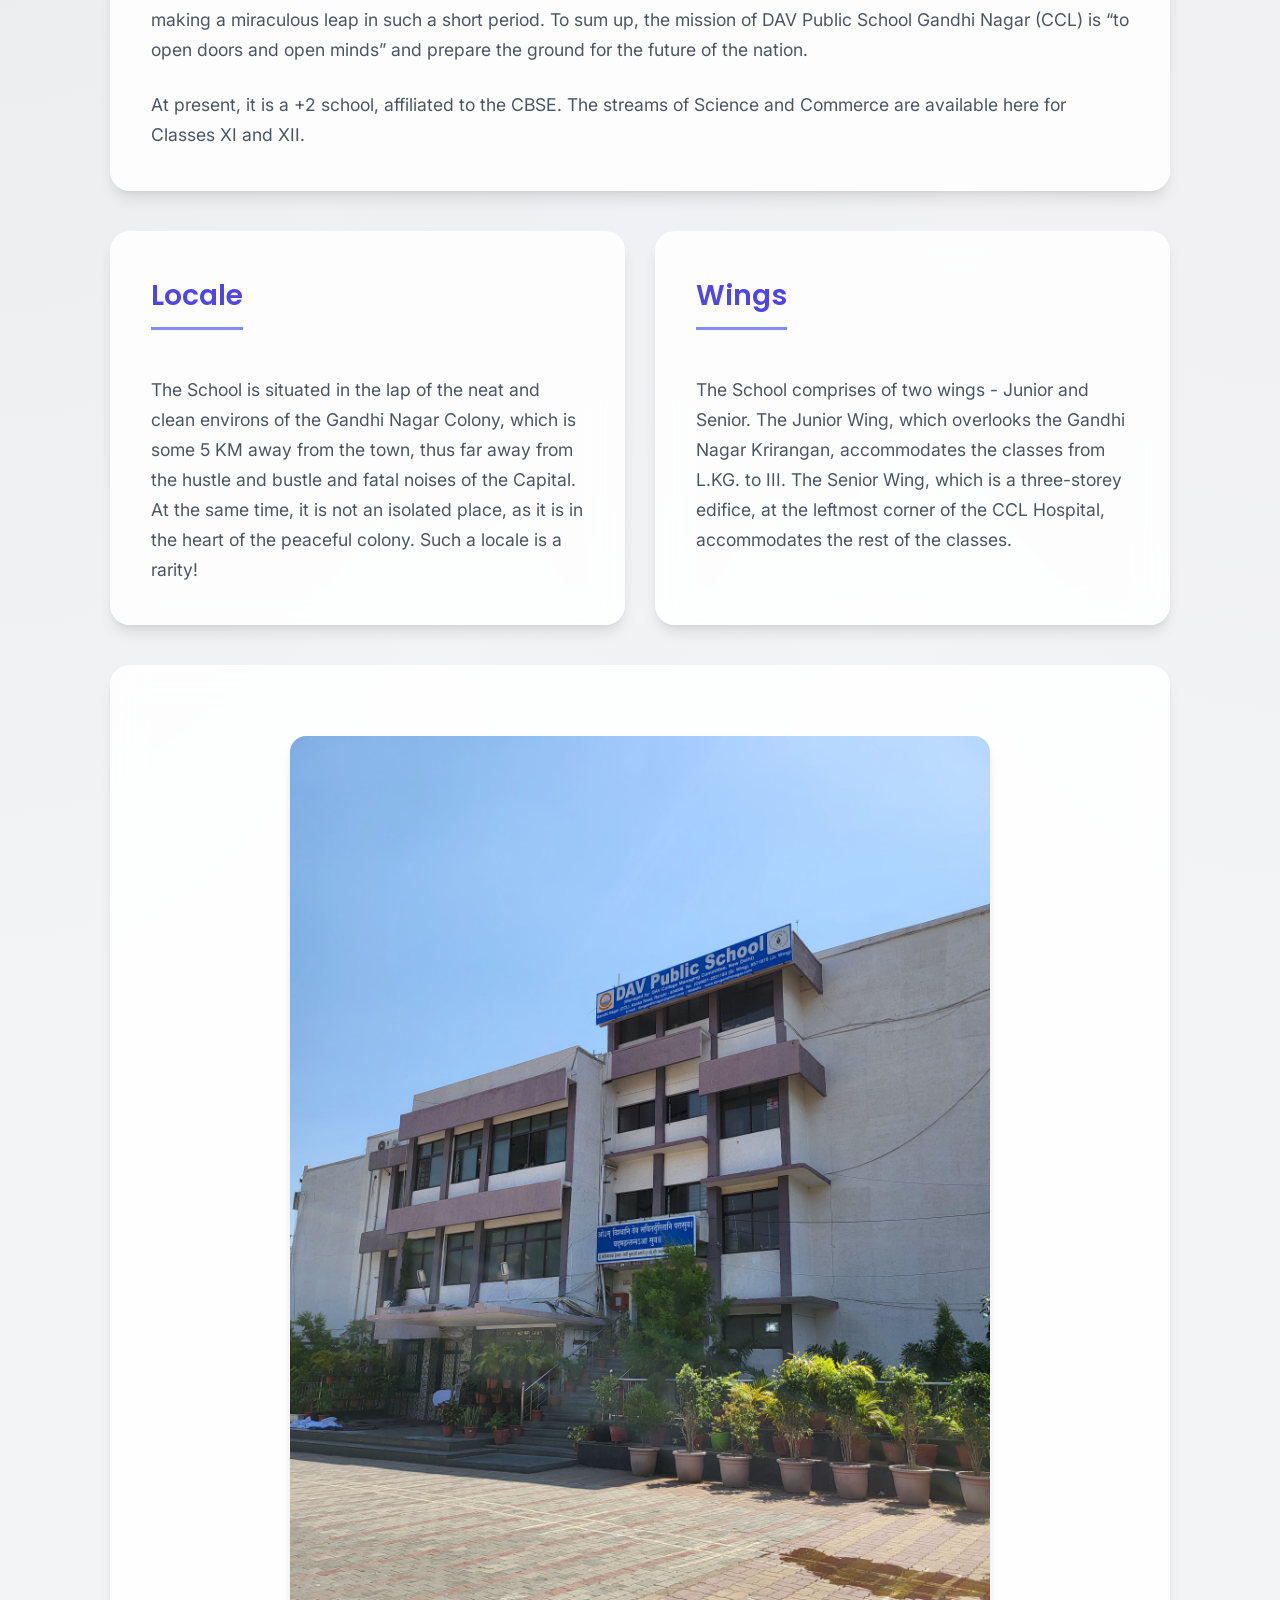
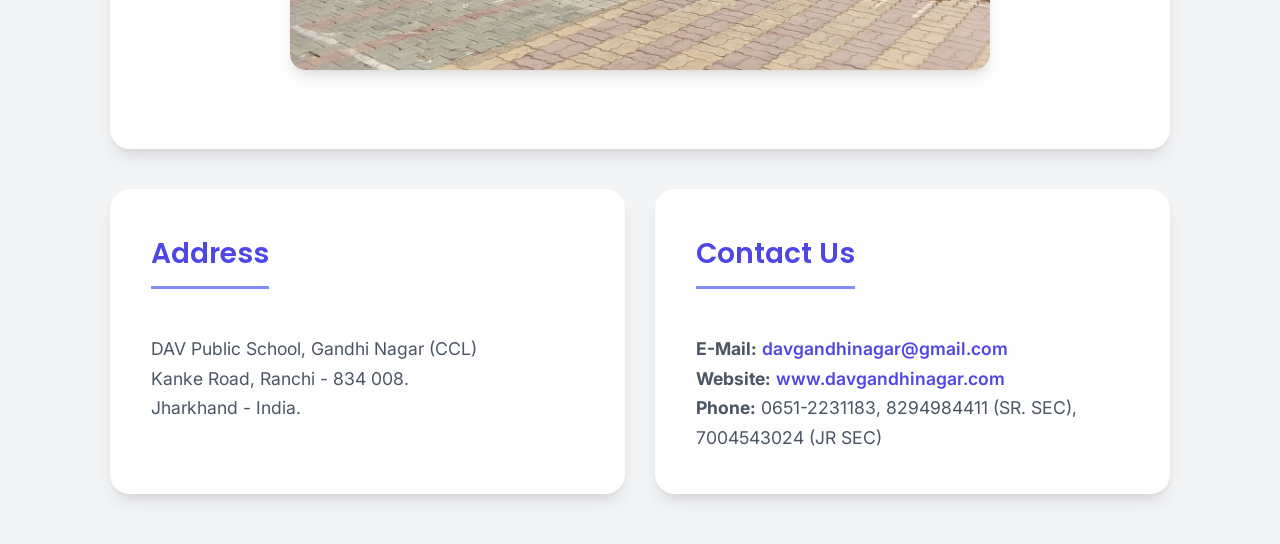
<file: Home/aboutschool.html>
<!DOCTYPE html>
<html lang="en">

<head>
    <meta charset="UTF-8">
    <meta name="viewport" content="width=device-width, initial-scale=1.0">
    <title>About School</title>
    <!-- Use the new global theme instead of the old aboutschool.css -->
    <link rel="stylesheet" href="global-theme.css">
</head>

<body>
    <header>
        <nav>
            <div class="left">
                <a href="index.html"><img src="CCL_LOGO2_final.jpg" alt="CCL Logo"></a>
                <img src="ccl-ke-lal-ccl-ki-laadli.jpg" alt="CCL Ke Lal Logo">
            </div>
            <div class="right">
                <p>About School</p>
            </div>
        </nav>
    </header>

    <main>
        <section class="card text-center">
            <h1>DAV PUBLIC SCHOOL GANDHI NAGAR</h1>
            <div class="img-container mt-4">
                <img src="schoolgate2.jpg" class="feature-img" alt="School Gate">
            </div>
        </section>

        <section class="card">
            <h3>School in Present Form</h3>
            <h4>The School, in its present form, is a joint venture of the DAV College Managing Committee and the Coal India Limited (CIL).</h4>
            <p class="mt-4">
                The erstwhile Shishu Vihar was handed over to the committee in 1990, and getting the matchless managing capability of the committee and the timely cooperation of the CIL, the Vihar has bloomed into a DAV school par excellence, making a miraculous leap in such a short period. To sum up, the mission of DAV Public School Gandhi Nagar (CCL) is “to open doors and open minds” and prepare the ground for the future of the nation.
            </p>
            <p class="mt-4">
                At present, it is a +2 school, affiliated to the CBSE. The streams of Science and Commerce are available here for Classes XI and XII.
            </p>
        </section>

        <div class="grid-2">
            <section class="card">
                <h3>Locale</h3>
                <p class="mt-4">
                    The School is situated in the lap of the neat and clean environs of the Gandhi Nagar Colony, which is some 5 KM away from the town, thus far away from the hustle and bustle and fatal noises of the Capital. At the same time, it is not an isolated place, as it is in the heart of the peaceful colony. Such a locale is a rarity!
                </p>
            </section>

            <section class="card">
                <h3>Wings</h3>
                <p class="mt-4">
                    The School comprises of two wings - Junior and Senior. The Junior Wing, which overlooks the Gandhi Nagar Krirangan, accommodates the classes from L.KG. to III. The Senior Wing, which is a three-storey edifice, at the leftmost corner of the CCL Hospital, accommodates the rest of the classes.
                </p>
            </section>
        </div>

        <section class="card">
            <div class="img-container">
                <img src="school2.jpg" class="feature-img" alt="School Building">
            </div>
        </section>

        <div class="grid-2">
            <section class="card">
                <h3>Address</h3>
                <p class="mt-4">
                    DAV Public School, Gandhi Nagar (CCL)<br>
                    Kanke Road, Ranchi - 834 008.<br>
                    Jharkhand - India.
                </p>
            </section>

            <section class="card">
                <h3>Contact Us</h3>
                <p class="mt-4"><strong>E-Mail:</strong> <a href="mailto:davgandhinagar@gmail.com">davgandhinagar@gmail.com</a></p>
                <p><strong>Website:</strong> <a href="https://davgandhinagar.com/" target="_blank">www.davgandhinagar.com</a></p>
                <p><strong>Phone:</strong> 0651-2231183, 8294984411 (SR. SEC), 7004543024 (JR SEC)</p>
            </section>
        </div>
    </main>
</body>
</html>
</file>
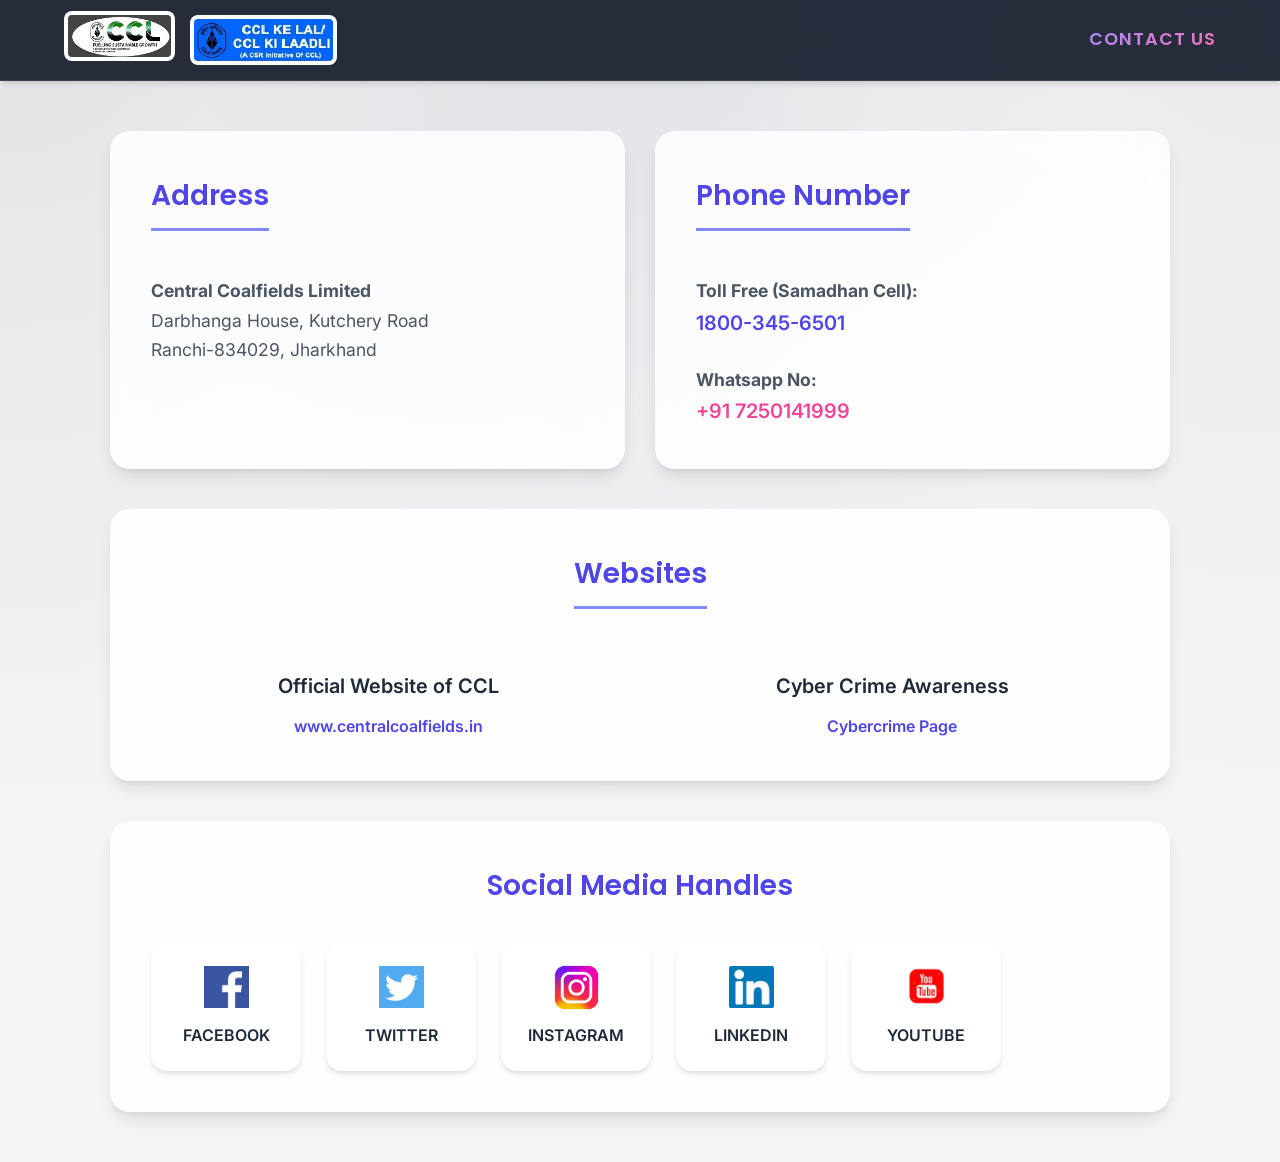
<file: Home/contact.html>
<!DOCTYPE html>
<html lang="en">

<head>
    <meta charset="UTF-8">
    <meta name="viewport" content="width=device-width, initial-scale=1.0">
    <title>CONTACT US</title>
    <!-- Use the new global theme instead of the old contact.css -->
    <link rel="stylesheet" href="global-theme.css">
</head>

<body>
    <header>
        <nav>
            <div class="left">
                <a href="index.html"><img src="CCL_LOGO2_final.jpg" alt="CCL Logo"></a>
                <img src="ccl-ke-lal-ccl-ki-laadli.jpg" alt="CCL Ke Lal Logo">
            </div>
            <div class="right">
                <p>CONTACT US</p>
            </div>
        </nav>
    </header>

    <main>
        <div class="grid-2">
            <section class="card">
                <h3>Address</h3>
                <p class="mt-4">
                    <strong>Central Coalfields Limited</strong><br>
                    Darbhanga House, Kutchery Road<br>
                    Ranchi-834029, Jharkhand
                </p>
            </section>

            <section class="card">
                <h3>Phone Number</h3>
                <p class="mt-4"><strong>Toll Free (Samadhan Cell):</strong> <br><span style="color: var(--primary); font-size: 1.25rem; font-weight: 600;">1800-345-6501</span></p>
                <p class="mt-4"><strong>Whatsapp No:</strong> <br><span style="color: var(--secondary); font-size: 1.25rem; font-weight: 600;">+91 7250141999</span></p>
            </section>
        </div>

        <section class="card text-center">
            <h3>Websites</h3>
            <div class="grid-2 mt-4" style="text-align: center;">
                <div>
                    <h4>Official Website of CCL</h4>
                    <a href="https://www.centralcoalfields.in/ind/index_h.php" target="_blank">www.centralcoalfields.in</a>
                </div>
                <div>
                    <h4>Cyber Crime Awareness</h4>
                    <a href="https://www.centralcoalfields.in/ind/cybercrime/cyberpage.php" target="_blank">Cybercrime Page</a>
                </div>
            </div>
        </section>

        <section class="card">
            <h3 class="text-center" style="display: block; border-bottom: none;">Social Media Handles</h3>
            
            <div class="social-grid">
                <a href="https://www.facebook.com/CentralCoalfieldsLtd/?fref=ts" class="social-card" target="_blank">
                    <img src="facebook.png" alt="Facebook">
                    <p>FACEBOOK</p>
                </a>
                
                <a href="https://x.com/cclranchi" class="social-card" target="_blank">
                    <img src="twitter.png" alt="Twitter">
                    <p>TWITTER</p>
                </a>
                
                <a href="https://www.instagram.com/centralcoalfieldsltd/" class="social-card" target="_blank">
                    <img src="instagram.png" alt="Instagram">
                    <p>INSTAGRAM</p>
                </a>
                
                <a href="https://www.linkedin.com/company/central-coalfields-limited" class="social-card" target="_blank">
                    <img src="linkedin.png" alt="LinkedIn">
                    <p>LINKEDIN</p>
                </a>
                
                <a href="https://www.youtube.com/channel/UCsIb8i_OoYZU6xDeMbXa8Zw" class="social-card" target="_blank">
                    <img src="utue.jpg" alt="YouTube">
                    <p>YOUTUBE</p>
                </a>
            </div>
        </section>
    </main>
</body>
</html>
</file>
<file: Home/style.css>
/* ============================================
   CCL KE LAL CCL KI LAADLI — REDESIGNED CSS
   ============================================ */

/* ---- CSS Variables / Design Tokens ---- */
:root {
    --bg-dark:       #06091a;
    --bg-card:       #0d1435;
    --bg-card2:      #111a42;
    --primary:       #1a2980;
    --primary-light: #26d0ce;
    --accent:        #f59e0b;
    --accent-dark:   #d97706;
    --accent-glow:   rgba(245,158,11,0.25);
    --text-primary:  #f1f5f9;
    --text-secondary:#94a3b8;
    --text-muted:    #64748b;
    --border:        rgba(255,255,255,0.08);
    --border-accent: rgba(245,158,11,0.3);
    --glass-bg:      rgba(255,255,255,0.04);
    --glass-blur:    blur(16px);
    --radius-sm:     8px;
    --radius-md:     16px;
    --radius-lg:     24px;
    --shadow-card:   0 8px 32px rgba(0,0,0,0.4);
    --shadow-glow:   0 0 40px rgba(245,158,11,0.15);
    --transition:    all 0.35s cubic-bezier(0.4, 0, 0.2, 1);
    --font-head:     'Outfit', sans-serif;
    --font-body:     'Inter', sans-serif;
}

/* ---- Reset & Base ---- */
*, *::before, *::after {
    margin: 0;
    padding: 0;
    box-sizing: border-box;
}

html {
    scroll-behavior: smooth;
    font-size: 16px;
}

body {
    background-color: var(--bg-dark);
    color: var(--text-primary);
    font-family: var(--font-body);
    line-height: 1.6;
    overflow-x: hidden;
}

img { display: block; max-width: 100%; }

a { text-decoration: none; color: inherit; }

/* ============================================
   NAVBAR
   ============================================ */
.navbar {
    position: fixed;
    top: 0; left: 0; right: 0;
    z-index: 1000;
    padding: 18px 0;
    transition: var(--transition);
}

.navbar.scrolled {
    background: rgba(6, 9, 26, 0.92);
    backdrop-filter: var(--glass-blur);
    -webkit-backdrop-filter: var(--glass-blur);
    padding: 10px 0;
    border-bottom: 1px solid var(--border);
    box-shadow: 0 4px 30px rgba(0,0,0,0.3);
}

.nav-container {
    max-width: 1280px;
    margin: 0 auto;
    padding: 0 32px;
    display: flex;
    align-items: center;
    justify-content: space-between;
    gap: 24px;
}

/* Logo */
.nav-logo {
    display: flex;
    align-items: center;
    gap: 12px;
    flex-shrink: 0;
}

.logo-img {
    height: 46px;
    width: 46px;
    object-fit: contain;
    border-radius: 8px;
    border: 1.5px solid var(--border-accent);
}

.logo-text {
    display: flex;
    flex-direction: column;
    line-height: 1.1;
}

.logo-title {
    font-family: var(--font-head);
    font-size: 1.3rem;
    font-weight: 800;
    color: var(--accent);
    letter-spacing: 2px;
}

.logo-sub {
    font-size: 0.65rem;
    color: var(--text-secondary);
    letter-spacing: 0.5px;
    font-weight: 400;
}

/* Nav Links */
.nav-links {
    display: flex;
    align-items: center;
    gap: 4px;
}

.nav-link {
    font-family: var(--font-body);
    font-size: 0.88rem;
    font-weight: 500;
    color: var(--text-secondary);
    padding: 8px 14px;
    border-radius: var(--radius-sm);
    transition: var(--transition);
    position: relative;
}

.nav-link::after {
    content: '';
    position: absolute;
    bottom: 4px; left: 50%;
    transform: translateX(-50%) scaleX(0);
    width: 60%;
    height: 2px;
    background: var(--accent);
    border-radius: 2px;
    transition: transform 0.3s ease;
}

.nav-link:hover,
.nav-link.active {
    color: var(--text-primary);
}

.nav-link:hover::after,
.nav-link.active::after {
    transform: translateX(-50%) scaleX(1);
}

.nav-btn-outline {
    font-size: 0.88rem;
    font-weight: 600;
    padding: 8px 18px;
    border-radius: var(--radius-sm);
    border: 1.5px solid var(--border-accent);
    color: var(--accent);
    transition: var(--transition);
    margin-left: 8px;
}

.nav-btn-outline:hover {
    background: var(--accent-glow);
    border-color: var(--accent);
}

.nav-btn-filled {
    font-size: 0.88rem;
    font-weight: 600;
    padding: 8px 20px;
    border-radius: var(--radius-sm);
    background: linear-gradient(135deg, var(--accent), var(--accent-dark));
    color: #000;
    transition: var(--transition);
    margin-left: 4px;
    box-shadow: 0 4px 15px var(--accent-glow);
}

.nav-btn-filled:hover {
    transform: translateY(-2px);
    box-shadow: 0 6px 20px rgba(245,158,11,0.4);
}

/* Hamburger */
.hamburger {
    display: none;
    flex-direction: column;
    gap: 5px;
    background: none;
    border: none;
    cursor: pointer;
    padding: 4px;
}

.hamburger span {
    display: block;
    width: 24px;
    height: 2px;
    background: var(--text-primary);
    border-radius: 2px;
    transition: var(--transition);
}

.hamburger.open span:nth-child(1) { transform: translateY(7px) rotate(45deg); }
.hamburger.open span:nth-child(2) { opacity: 0; }
.hamburger.open span:nth-child(3) { transform: translateY(-7px) rotate(-45deg); }

/* ============================================
   HERO SECTION
   ============================================ */
.hero {
    position: relative;
    height: 100vh;
    min-height: 620px;
    display: flex;
    align-items: center;
    justify-content: center;
    overflow: hidden;
}

.hero-carousel {
    position: absolute;
    inset: 0;
}

.hero-slide {
    position: absolute;
    inset: 0;
    background-size: cover;
    background-position: center;
    opacity: 0;
    transition: opacity 1.2s ease;
}

.hero-slide.active {
    opacity: 1;
}

.hero-overlay {
    position: absolute;
    inset: 0;
    background: linear-gradient(
        135deg,
        rgba(6, 9, 26, 0.85) 0%,
        rgba(26, 41, 128, 0.65) 50%,
        rgba(6, 9, 26, 0.75) 100%
    );
    z-index: 1;
}

.hero-content {
    position: relative;
    z-index: 2;
    text-align: center;
    max-width: 800px;
    padding: 0 24px;
    animation: heroFadeUp 1s ease 0.3s both;
}

@keyframes heroFadeUp {
    from { opacity: 0; transform: translateY(40px); }
    to   { opacity: 1; transform: translateY(0); }
}

.hero-badge {
    display: inline-block;
    background: rgba(245, 158, 11, 0.15);
    border: 1px solid var(--border-accent);
    color: var(--accent);
    font-size: 0.8rem;
    font-weight: 600;
    padding: 6px 18px;
    border-radius: 100px;
    margin-bottom: 24px;
    letter-spacing: 0.5px;
    backdrop-filter: blur(8px);
}

.hero-title {
    font-family: var(--font-head);
    font-weight: 900;
    line-height: 1.05;
    margin-bottom: 20px;
}

.hero-title-line1 {
    display: block;
    font-size: clamp(2.8rem, 7vw, 5rem);
    color: var(--text-primary);
}

.hero-title-line2 {
    display: block;
    font-size: clamp(2.8rem, 7vw, 5rem);
    background: linear-gradient(135deg, var(--accent), #fbbf24, var(--primary-light));
    -webkit-background-clip: text;
    -webkit-text-fill-color: transparent;
    background-clip: text;
}

.hero-subtitle {
    font-size: clamp(0.95rem, 2.2vw, 1.15rem);
    color: var(--text-secondary);
    max-width: 580px;
    margin: 0 auto 36px;
    line-height: 1.75;
}

.hero-subtitle strong {
    color: var(--text-primary);
    font-weight: 600;
}

.hero-actions {
    display: flex;
    gap: 16px;
    justify-content: center;
    flex-wrap: wrap;
}

/* Buttons */
.btn-primary {
    display: inline-block;
    background: linear-gradient(135deg, var(--accent), var(--accent-dark));
    color: #000;
    font-family: var(--font-head);
    font-weight: 700;
    font-size: 0.95rem;
    padding: 14px 32px;
    border-radius: var(--radius-sm);
    box-shadow: 0 6px 24px var(--accent-glow);
    transition: var(--transition);
    letter-spacing: 0.3px;
}

.btn-primary:hover {
    transform: translateY(-3px);
    box-shadow: 0 10px 32px rgba(245,158,11,0.45);
}

.btn-ghost {
    display: inline-block;
    background: rgba(255,255,255,0.07);
    color: var(--text-primary);
    font-family: var(--font-head);
    font-weight: 600;
    font-size: 0.95rem;
    padding: 14px 32px;
    border-radius: var(--radius-sm);
    border: 1.5px solid var(--border);
    backdrop-filter: blur(8px);
    transition: var(--transition);
}

.btn-ghost:hover {
    background: rgba(255,255,255,0.12);
    border-color: rgba(255,255,255,0.2);
    transform: translateY(-2px);
}

/* Carousel Controls */
.carousel-dots {
    position: absolute;
    bottom: 32px;
    left: 50%;
    transform: translateX(-50%);
    z-index: 3;
    display: flex;
    gap: 10px;
}

.dot {
    width: 8px;
    height: 8px;
    border-radius: 100px;
    background: rgba(255,255,255,0.3);
    border: none;
    cursor: pointer;
    transition: var(--transition);
}

.dot.active {
    width: 28px;
    background: var(--accent);
}

.carousel-arrow {
    position: absolute;
    top: 50%;
    transform: translateY(-50%);
    z-index: 3;
    width: 48px;
    height: 48px;
    border-radius: 50%;
    background: rgba(255,255,255,0.1);
    border: 1px solid var(--border);
    color: var(--text-primary);
    font-size: 1.2rem;
    cursor: pointer;
    backdrop-filter: blur(8px);
    transition: var(--transition);
    display: flex;
    align-items: center;
    justify-content: center;
}

.carousel-arrow:hover {
    background: rgba(245,158,11,0.2);
    border-color: var(--border-accent);
}

.carousel-arrow.left  { left: 24px; }
.carousel-arrow.right { right: 24px; }

/* Scroll Indicator */
.scroll-indicator {
    position: absolute;
    bottom: 36px;
    right: 36px;
    z-index: 3;
    display: flex;
    align-items: center;
    gap: 8px;
}

.scroll-line {
    width: 2px;
    height: 48px;
    background: linear-gradient(to bottom, transparent, var(--accent));
    border-radius: 2px;
    animation: scrollPulse 2s ease infinite;
}

@keyframes scrollPulse {
    0%, 100% { opacity: 0.3; transform: scaleY(0.8); }
    50%       { opacity: 1;   transform: scaleY(1); }
}

/* ============================================
   STATS BAR
   ============================================ */
.stats-bar {
    background: linear-gradient(135deg, var(--primary) 0%, #0f1e6b 100%);
    padding: 40px 32px;
    border-top: 1px solid rgba(255,255,255,0.06);
    border-bottom: 1px solid rgba(255,255,255,0.06);
}

.stats-container {
    max-width: 900px;
    margin: 0 auto;
    display: flex;
    align-items: center;
    justify-content: space-around;
    flex-wrap: wrap;
    gap: 24px;
}

.stat-item {
    text-align: center;
    display: flex;
    flex-direction: column;
    align-items: center;
    gap: 4px;
}

.stat-number {
    font-family: var(--font-head);
    font-size: clamp(2rem, 5vw, 3rem);
    font-weight: 800;
    color: var(--accent);
    line-height: 1;
}

.stat-suffix {
    font-family: var(--font-head);
    font-size: clamp(1.5rem, 3vw, 2rem);
    font-weight: 700;
    color: var(--accent);
    display: inline;
    margin-left: -4px;
}

/* Stack number + suffix on one line */
.stat-item {
    flex-direction: column;
}

.stat-item .stat-number,
.stat-item .stat-suffix {
    display: inline;
}

.stat-row {
    display: flex;
    align-items: baseline;
    gap: 2px;
}

.stat-label {
    font-size: 0.8rem;
    font-weight: 500;
    color: rgba(255,255,255,0.6);
    letter-spacing: 0.5px;
    text-transform: uppercase;
    margin-top: 6px;
}

.stat-divider {
    width: 1px;
    height: 48px;
    background: rgba(255,255,255,0.15);
}

/* ============================================
   SECTIONS — SHARED
   ============================================ */
.section {
    max-width: 1200px;
    margin: 0 auto;
    padding: 96px 32px;
}

.section-label {
    display: inline-block;
    font-size: 0.75rem;
    font-weight: 700;
    letter-spacing: 2.5px;
    text-transform: uppercase;
    color: var(--accent);
    margin-bottom: 12px;
    position: relative;
    padding-left: 20px;
}

.section-label::before {
    content: '';
    position: absolute;
    left: 0;
    top: 50%;
    transform: translateY(-50%);
    width: 12px;
    height: 2px;
    background: var(--accent);
    border-radius: 2px;
}

.section-title {
    font-family: var(--font-head);
    font-size: clamp(2rem, 4vw, 3rem);
    font-weight: 800;
    color: var(--text-primary);
    line-height: 1.15;
    margin-bottom: 24px;
}

.section-title .accent {
    background: linear-gradient(135deg, var(--accent), #fbbf24);
    -webkit-background-clip: text;
    -webkit-text-fill-color: transparent;
    background-clip: text;
}

.section-desc {
    font-size: 1.05rem;
    color: var(--text-secondary);
    max-width: 680px;
    line-height: 1.8;
    margin-bottom: 52px;
}

.section-desc strong {
    color: var(--accent);
    font-weight: 600;
}

/* ============================================
   CHAIRMAN'S DESK
   ============================================ */
.chairman-section {
    position: relative;
}

.chairman-card {
    display: grid;
    grid-template-columns: 320px 1fr;
    gap: 56px;
    align-items: center;
    background: var(--glass-bg);
    border: 1px solid var(--border);
    border-radius: var(--radius-lg);
    padding: 52px;
    backdrop-filter: blur(12px);
    box-shadow: var(--shadow-card);
    position: relative;
    overflow: hidden;
}

.chairman-card::before {
    content: '';
    position: absolute;
    top: -1px; left: -1px; right: -1px;
    height: 3px;
    background: linear-gradient(90deg, var(--accent), var(--primary-light), var(--accent));
    border-radius: var(--radius-lg) var(--radius-lg) 0 0;
}

.chairman-image-wrap {
    position: relative;
    display: flex;
    justify-content: center;
}

.chairman-img {
    width: 260px;
    height: 320px;
    object-fit: cover;
    object-position: top;
    border-radius: var(--radius-md);
    border: 2px solid var(--border-accent);
    position: relative;
    z-index: 1;
    box-shadow: 0 20px 60px rgba(0,0,0,0.5), 0 0 0 1px var(--border);
}

.chairman-glow {
    position: absolute;
    width: 200px;
    height: 200px;
    background: radial-gradient(circle, var(--accent-glow), transparent 70%);
    bottom: -40px;
    left: 50%;
    transform: translateX(-50%);
    filter: blur(30px);
}

.chairman-content {
    display: flex;
    flex-direction: column;
    gap: 20px;
}

.quote-mark {
    font-family: Georgia, serif;
    font-size: 6rem;
    color: var(--accent);
    line-height: 0.5;
    opacity: 0.4;
    margin-bottom: -12px;
}

.chairman-bio {
    font-size: 1.05rem;
    color: var(--text-secondary);
    line-height: 1.85;
}

.chairman-bio strong {
    color: var(--text-primary);
    font-weight: 600;
}

.chairman-bio.mt {
    margin-top: 4px;
}

.chairman-signature {
    margin-top: 16px;
    padding-top: 24px;
}

.sig-line {
    width: 60px;
    height: 2px;
    background: linear-gradient(90deg, var(--accent), transparent);
    margin-bottom: 14px;
}

.sig-name {
    font-family: var(--font-head);
    font-size: 1rem;
    font-weight: 700;
    color: var(--text-primary);
    letter-spacing: 1px;
}

.sig-title {
    font-size: 0.82rem;
    color: var(--accent);
    font-weight: 500;
    margin-top: 4px;
    letter-spacing: 0.3px;
}

/* ============================================
   ABOUT SCHEME
   ============================================ */
.scheme-section {
    background: linear-gradient(180deg, transparent, rgba(13,20,53,0.5), transparent);
    border-radius: var(--radius-lg);
}

.scheme-cards {
    display: grid;
    grid-template-columns: repeat(auto-fit, minmax(240px, 1fr));
    gap: 24px;
    margin-bottom: 48px;
}

.scheme-card {
    background: var(--glass-bg);
    border: 1px solid var(--border);
    border-radius: var(--radius-md);
    padding: 36px 28px;
    transition: var(--transition);
    position: relative;
    overflow: hidden;
}

.scheme-card::after {
    content: '';
    position: absolute;
    inset: 0;
    background: linear-gradient(135deg, var(--accent-glow), transparent);
    opacity: 0;
    transition: opacity 0.4s ease;
}

.scheme-card:hover {
    transform: translateY(-6px);
    border-color: var(--border-accent);
    box-shadow: var(--shadow-glow);
}

.scheme-card:hover::after {
    opacity: 1;
}

.card-icon {
    font-size: 2.4rem;
    margin-bottom: 20px;
    display: block;
}

.scheme-card h3 {
    font-family: var(--font-head);
    font-size: 1.15rem;
    font-weight: 700;
    color: var(--text-primary);
    margin-bottom: 12px;
}

.scheme-card p {
    font-size: 0.9rem;
    color: var(--text-secondary);
    line-height: 1.75;
}

.scheme-cta {
    display: flex;
    gap: 16px;
    flex-wrap: wrap;
}

/* ============================================
   GALLERY SECTION
   ============================================ */
.gallery-section {
    max-width: 1200px;
    margin: 0 auto;
    padding: 0 32px 96px;
}

.gallery-grid {
    display: grid;
    grid-template-columns: repeat(3, 1fr);
    grid-template-rows: auto auto;
    gap: 16px;
    margin-top: 48px;
}

.gallery-item {
    position: relative;
    border-radius: var(--radius-md);
    overflow: hidden;
    cursor: pointer;
    border: 1px solid var(--border);
}

.gallery-item.tall {
    grid-row: span 2;
}

.gallery-item.wide {
    grid-column: span 2;
}

.gallery-item img {
    width: 100%;
    height: 100%;
    object-fit: cover;
    transition: transform 0.6s ease;
    min-height: 200px;
}

.gallery-item:hover img {
    transform: scale(1.06);
}

.gallery-overlay {
    position: absolute;
    inset: 0;
    background: linear-gradient(to top, rgba(6,9,26,0.8) 0%, transparent 50%);
    opacity: 0;
    transition: opacity 0.35s ease;
    display: flex;
    align-items: flex-end;
    padding: 20px;
}

.gallery-item:hover .gallery-overlay {
    opacity: 1;
}

.gallery-overlay span {
    font-family: var(--font-head);
    font-weight: 600;
    font-size: 0.95rem;
    color: var(--text-primary);
}

/* ============================================
   FOOTER
   ============================================ */
.footer {
    background: #03050f;
    border-top: 1px solid var(--border);
    padding-top: 72px;
}

.footer-container {
    max-width: 1200px;
    margin: 0 auto;
    padding: 0 32px 56px;
    display: grid;
    grid-template-columns: 2fr 1fr 1fr 1.5fr;
    gap: 56px;
}

.footer-logo {
    height: 52px;
    width: 52px;
    object-fit: contain;
    border-radius: 8px;
    border: 1px solid var(--border-accent);
    margin-bottom: 20px;
}

.footer-tagline {
    font-size: 0.9rem;
    color: var(--text-secondary);
    line-height: 1.7;
    max-width: 280px;
    margin-bottom: 24px;
}

.footer-socials {
    display: flex;
    gap: 12px;
}

.social-icon {
    width: 36px;
    height: 36px;
    border-radius: 8px;
    background: var(--glass-bg);
    border: 1px solid var(--border);
    display: flex;
    align-items: center;
    justify-content: center;
    transition: var(--transition);
    overflow: hidden;
}

.social-icon img {
    width: 18px;
    height: 18px;
    object-fit: contain;
}

.social-icon:hover {
    border-color: var(--border-accent);
    background: var(--accent-glow);
    transform: translateY(-2px);
}

.footer-col h4 {
    font-family: var(--font-head);
    font-size: 0.85rem;
    font-weight: 700;
    color: var(--text-primary);
    letter-spacing: 1.5px;
    text-transform: uppercase;
    margin-bottom: 20px;
}

.footer-col ul {
    list-style: none;
    display: flex;
    flex-direction: column;
    gap: 12px;
}

.footer-col ul li a {
    font-size: 0.88rem;
    color: var(--text-muted);
    transition: var(--transition);
}

.footer-col ul li a:hover {
    color: var(--accent);
    padding-left: 4px;
}

.footer-contact li {
    font-size: 0.85rem;
    color: var(--text-muted);
    line-height: 1.6;
    padding-left: 0 !important;
}

.footer-bottom {
    border-top: 1px solid var(--border);
    padding: 24px 32px;
    max-width: 1200px;
    margin: 0 auto;
    display: flex;
    justify-content: space-between;
    flex-wrap: wrap;
    gap: 8px;
}

.footer-bottom p {
    font-size: 0.78rem;
    color: var(--text-muted);
}

/* ============================================
   SCROLL REVEAL ANIMATIONS
   ============================================ */
.reveal {
    opacity: 0;
    transform: translateY(36px);
    transition: opacity 0.7s ease, transform 0.7s ease;
}

.reveal.revealed {
    opacity: 1;
    transform: translateY(0);
}

.reveal-card {
    opacity: 0;
    transform: translateY(24px);
    transition: opacity 0.5s ease, transform 0.5s ease;
}

.reveal-card:nth-child(1) { transition-delay: 0.05s; }
.reveal-card:nth-child(2) { transition-delay: 0.15s; }
.reveal-card:nth-child(3) { transition-delay: 0.25s; }
.reveal-card:nth-child(4) { transition-delay: 0.35s; }

.reveal-card.revealed {
    opacity: 1;
    transform: translateY(0);
}

/* ============================================
   BACK TO TOP BUTTON
   ============================================ */
.back-to-top {
    position: fixed;
    bottom: 32px;
    right: 32px;
    width: 44px;
    height: 44px;
    border-radius: 50%;
    background: linear-gradient(135deg, var(--accent), var(--accent-dark));
    color: #000;
    font-size: 1.1rem;
    font-weight: 700;
    border: none;
    cursor: pointer;
    z-index: 999;
    opacity: 0;
    visibility: hidden;
    transform: translateY(16px);
    transition: var(--transition);
    box-shadow: 0 6px 20px var(--accent-glow);
    display: flex;
    align-items: center;
    justify-content: center;
}

.back-to-top.visible {
    opacity: 1;
    visibility: visible;
    transform: translateY(0);
}

.back-to-top:hover {
    transform: translateY(-3px);
    box-shadow: 0 10px 28px rgba(245,158,11,0.45);
}

/* ============================================
   RESPONSIVE — TABLET
   ============================================ */
@media (max-width: 1024px) {
    .chairman-card {
        grid-template-columns: 260px 1fr;
        gap: 40px;
        padding: 40px;
    }

    .footer-container {
        grid-template-columns: 1fr 1fr;
        gap: 40px;
    }
}

/* ============================================
   RESPONSIVE — MOBILE
   ============================================ */
@media (max-width: 768px) {
    /* Navbar */
    .nav-links {
        position: fixed;
        top: 0; right: -100%;
        width: 75%;
        max-width: 320px;
        height: 100vh;
        background: rgba(6, 9, 26, 0.98);
        backdrop-filter: var(--glass-blur);
        flex-direction: column;
        align-items: flex-start;
        padding: 100px 32px 40px;
        border-left: 1px solid var(--border);
        transition: right 0.4s cubic-bezier(0.4, 0, 0.2, 1);
        gap: 8px;
        z-index: 999;
    }

    .nav-links.open {
        right: 0;
    }

    .nav-link, .nav-btn-outline, .nav-btn-filled {
        font-size: 1rem;
        padding: 12px 0;
        margin: 0;
        width: 100%;
    }

    .hamburger {
        display: flex;
        z-index: 1000;
    }

    /* Hero */
    .hero-title-line1, .hero-title-line2 { font-size: 2.5rem; }
    .carousel-arrow { display: none; }
    .scroll-indicator { display: none; }

    /* Chairman */
    .chairman-card {
        grid-template-columns: 1fr;
        gap: 32px;
        padding: 32px 24px;
        text-align: center;
    }

    .chairman-img {
        width: 200px;
        height: 240px;
        margin: 0 auto;
    }

    .quote-mark { text-align: left; }
    .chairman-signature { text-align: left; }

    /* Gallery */
    .gallery-grid {
        grid-template-columns: 1fr 1fr;
    }

    .gallery-item.tall { grid-row: span 1; }
    .gallery-item.wide { grid-column: span 2; }

    /* Stats */
    .stat-divider { display: none; }
    .stats-container { gap: 32px; }

    /* Footer */
    .footer-container {
        grid-template-columns: 1fr;
        gap: 36px;
    }

    .footer-bottom {
        flex-direction: column;
        text-align: center;
        gap: 6px;
    }

    /* Sections */
    .section { padding: 72px 24px; }
    .scheme-cards { grid-template-columns: 1fr; }
}

@media (max-width: 480px) {
    .gallery-grid {
        grid-template-columns: 1fr;
    }

    .gallery-item.wide { grid-column: span 1; }

    .hero-actions { flex-direction: column; align-items: center; }
    .btn-primary, .btn-ghost { width: 100%; max-width: 280px; text-align: center; }
}
</file>
<file: Home/global-theme.css>
@import url('https://fonts.googleapis.com/css2?family=Inter:wght@300;400;600;700&family=Poppins:wght@500;600;700&display=swap');

:root {
    --primary: #4F46E5;
    --primary-light: #818CF8;
    --secondary: #EC4899;
    --bg-light: #F3F4F6;
    --bg-dark: #111827;
    --text-main: #1F2937;
    --text-muted: #4B5563;
    --white: #FFFFFF;
    --glass-bg: rgba(255, 255, 255, 0.85);
    --glass-border: rgba(255, 255, 255, 0.3);
    --shadow-sm: 0 4px 6px -1px rgba(0, 0, 0, 0.1), 0 2px 4px -1px rgba(0, 0, 0, 0.06);
    --shadow-md: 0 10px 15px -3px rgba(0, 0, 0, 0.1), 0 4px 6px -2px rgba(0, 0, 0, 0.05);
    --shadow-lg: 0 20px 25px -5px rgba(0, 0, 0, 0.1), 0 10px 10px -5px rgba(0, 0, 0, 0.04);
}

* {
    margin: 0;
    padding: 0;
    box-sizing: border-box;
}

body {
    background-color: var(--bg-light);
    background-image: 
        radial-gradient(at 0% 0%, hsla(253,16%,7%,0.07) 0, transparent 50%), 
        radial-gradient(at 50% 0%, hsla(225,39%,30%,0.05) 0, transparent 50%), 
        radial-gradient(at 100% 0%, hsla(339,49%,30%,0.05) 0, transparent 50%);
    color: var(--text-main);
    font-family: 'Inter', sans-serif;
    line-height: 1.7;
    min-height: 100vh;
}

/* Header & Nav */
header {
    position: sticky;
    top: 0;
    z-index: 100;
    backdrop-filter: blur(12px);
    -webkit-backdrop-filter: blur(12px);
    background: rgba(17, 24, 39, 0.9);
    border-bottom: 1px solid rgba(255, 255, 255, 0.1);
    box-shadow: var(--shadow-sm);
}

nav {
    display: flex;
    justify-content: space-between;
    align-items: center;
    padding: 0 5%;
    height: 80px;
    max-width: 1400px;
    margin: 0 auto;
}

nav .left {
    display: flex;
    align-items: center;
    gap: 15px;
}

nav .left img {
    height: 50px;
    border-radius: 8px;
    object-fit: contain;
    background: var(--white);
    padding: 4px;
}

nav .right {
    font-family: 'Poppins', sans-serif;
    font-size: 1.5rem;
    font-weight: 600;
    color: var(--white);
    background: linear-gradient(135deg, #a78bfa 0%, #f472b6 100%);
    -webkit-background-clip: text;
    -webkit-text-fill-color: transparent;
    letter-spacing: 1px;
}

/* Main Container */
main {
    max-width: 1100px;
    margin: 50px auto;
    padding: 0 20px;
    display: flex;
    flex-direction: column;
    gap: 40px;
}

/* Cards (Glassmorphism) */
.card {
    background: var(--glass-bg);
    border: 1px solid var(--glass-border);
    border-radius: 20px;
    padding: 40px;
    box-shadow: var(--shadow-md);
    backdrop-filter: blur(16px);
    -webkit-backdrop-filter: blur(16px);
    transition: transform 0.3s ease, box-shadow 0.3s ease;
}

.card:hover {
    transform: translateY(-5px);
    box-shadow: var(--shadow-lg);
}

/* Headings */
h1, h2, h3 {
    font-family: 'Poppins', sans-serif;
    color: var(--primary);
    margin-bottom: 20px;
}

h1 {
    font-size: 2.5rem;
    font-weight: 700;
    text-align: center;
    background: linear-gradient(135deg, var(--primary) 0%, var(--secondary) 100%);
    -webkit-background-clip: text;
    -webkit-text-fill-color: transparent;
}

h3 {
    font-size: 1.75rem;
    font-weight: 600;
    border-bottom: 3px solid var(--primary-light);
    display: inline-block;
    padding-bottom: 8px;
}

h4 {
    font-size: 1.25rem;
    font-weight: 600;
    color: var(--text-main);
    margin-top: 15px;
    margin-bottom: 10px;
}

p, span {
    font-size: 1.1rem;
    color: var(--text-muted);
}

/* Images */
.img-container {
    text-align: center;
    margin: 30px 0;
}

img.feature-img {
    width: 100%;
    max-width: 700px;
    height: auto;
    border-radius: 16px;
    box-shadow: var(--shadow-md);
    transition: transform 0.4s ease;
}

img.feature-img:hover {
    transform: scale(1.03);
}

/* Grid Layouts for specific sections */
.grid-2 {
    display: grid;
    grid-template-columns: repeat(auto-fit, minmax(350px, 1fr));
    gap: 30px;
}

/* Lists */
ul.styled-list {
    list-style: none;
    margin-top: 20px;
}

ul.styled-list li {
    position: relative;
    padding-left: 35px;
    margin-bottom: 15px;
    color: var(--text-muted);
    font-size: 1.1rem;
}

ul.styled-list li::before {
    content: "➔";
    color: var(--secondary);
    font-size: 1.2rem;
    position: absolute;
    left: 0;
    top: 0px;
}

/* Alerts / Warnings */
.alert-box {
    background: rgba(239, 68, 68, 0.1);
    border-left: 6px solid #EF4444;
    padding: 25px;
    border-radius: 12px;
    color: #991B1B;
}

.alert-box h3 {
    color: #DC2626;
    border: none;
    margin-bottom: 10px;
}

.alert-box h4 {
    color: #B91C1C;
}

/* Social Icons */
.social-grid {
    display: flex;
    flex-wrap: wrap;
    gap: 25px;
    justify-content: flex-start;
    margin-top: 25px;
}

.social-card {
    background: var(--white);
    padding: 20px;
    border-radius: 16px;
    display: flex;
    flex-direction: column;
    align-items: center;
    justify-content: center;
    width: 150px;
    box-shadow: var(--shadow-sm);
    text-decoration: none;
    transition: all 0.3s ease;
    border: 2px solid transparent;
}

.social-card:hover {
    transform: translateY(-8px);
    box-shadow: var(--shadow-lg);
    border-color: var(--primary-light);
}

.social-card img {
    width: 45px;
    height: 45px;
    margin-bottom: 12px;
    object-fit: contain;
}

.social-card p {
    font-weight: 600;
    color: var(--text-main);
    font-size: 1rem;
    margin: 0;
}

/* Links */
a {
    color: var(--primary);
    text-decoration: none;
    font-weight: 600;
    transition: color 0.3s ease;
}

a:hover {
    color: var(--secondary);
    text-decoration: underline;
}

/* Utilities */
.text-center {
    text-align: center;
}

.mt-4 { margin-top: 25px; }
.mb-4 { margin-bottom: 25px; }
</file>
